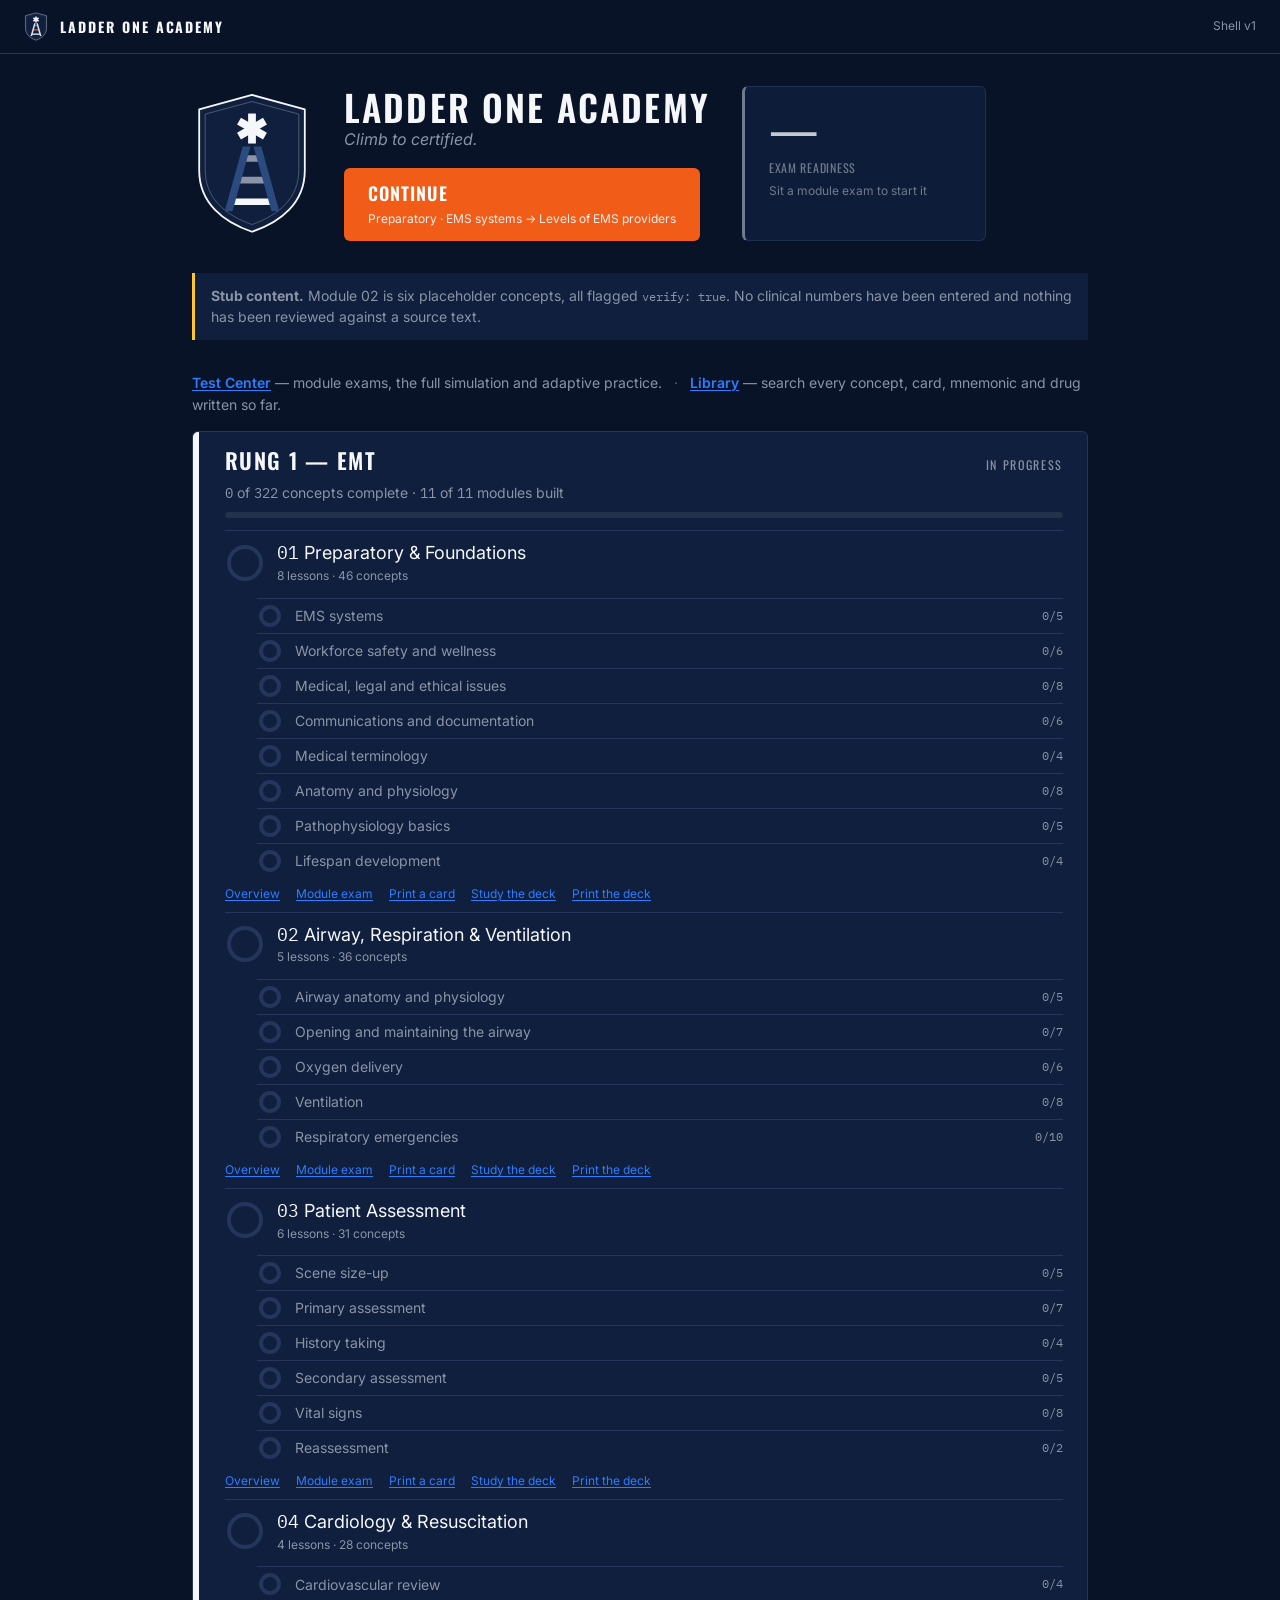
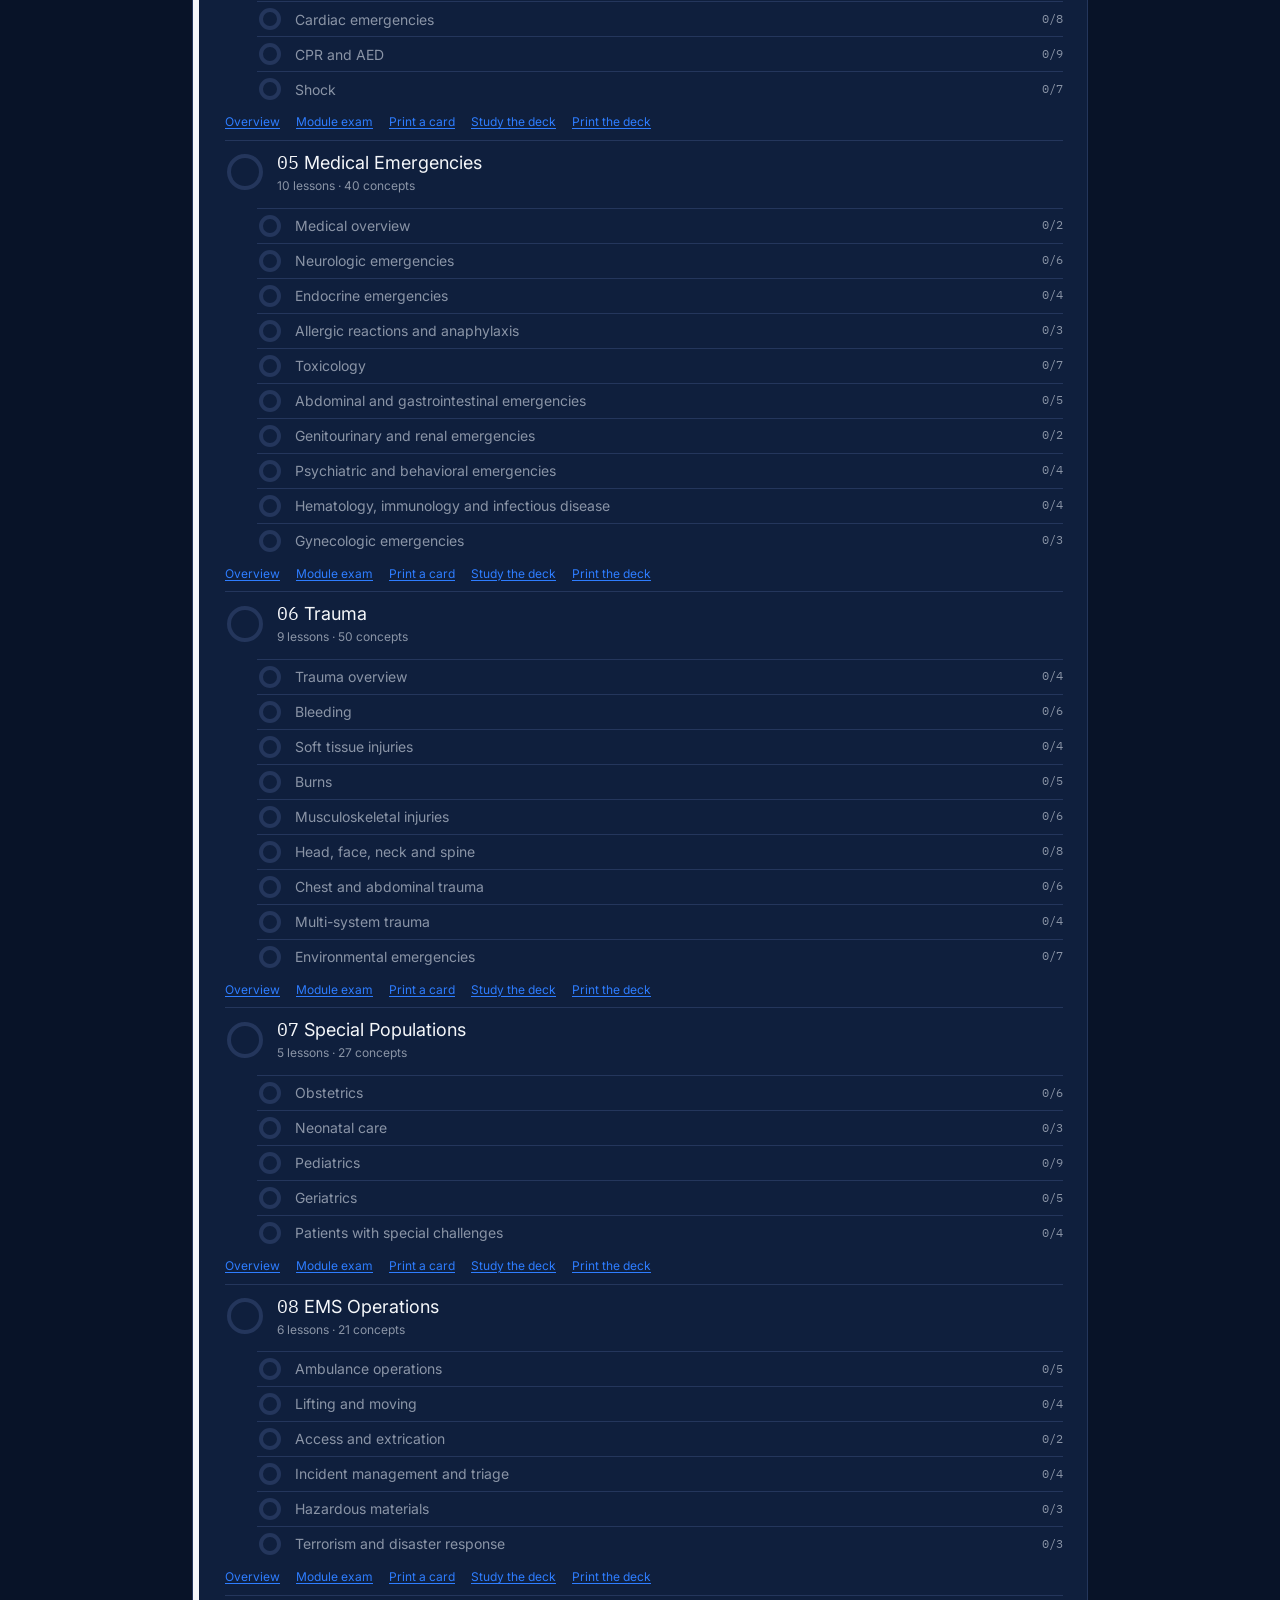
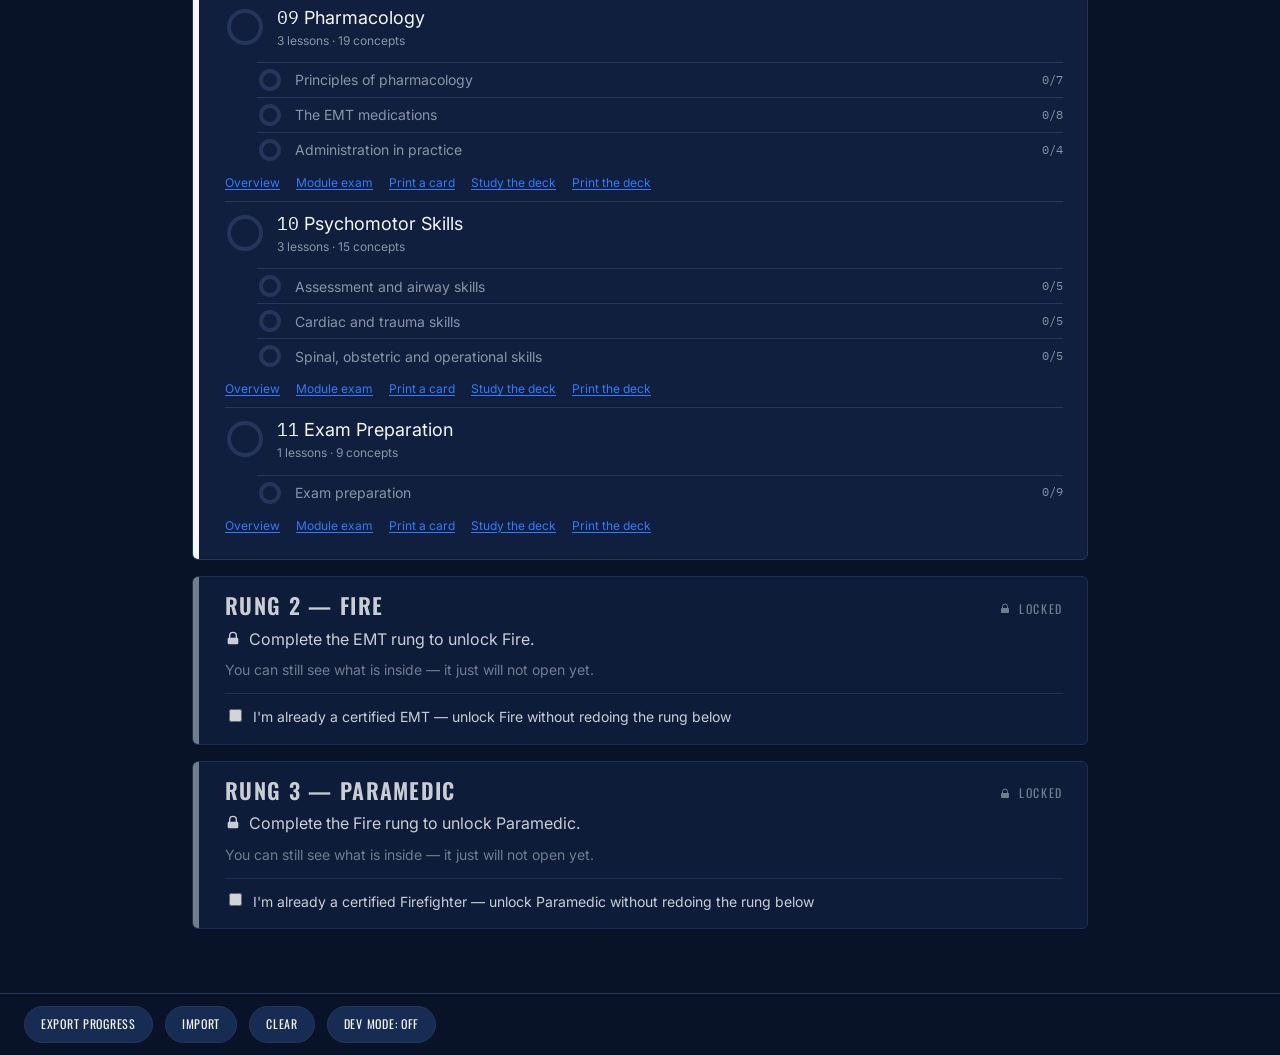
<file: index.html>
<!DOCTYPE html>
<html lang="en" data-text-size="base">
<head>
<meta charset="utf-8">
<meta name="viewport" content="width=device-width, initial-scale=1">
<title>Ladder One Academy</title>
<meta name="description" content="Climb to certified. EMT, Fire and Paramedic, one rung at a time.">
<link rel="icon" href="brand/logo.svg">
<link rel="stylesheet" href="brand/theme.css">
<link rel="stylesheet" href="brand/print.css">
<style>
  /* App shell layout. Colors and type come from brand/theme.css — nothing here
     hardcodes a hex value except the one translucent overlay. */
  .skip {
    position: absolute; left: -9999px;
    background: var(--signal-yellow); color: var(--navy);
    padding: var(--space-2) var(--space-4); border-radius: var(--radius); font-weight: 600;
  }
  .skip:focus { left: var(--space-4); top: var(--space-4); z-index: 10; }

  header.app, footer.app {
    display: flex; align-items: center; gap: var(--space-3);
    padding: var(--space-3) var(--space-5);
    border-bottom: 1px solid var(--border);
  }
  footer.app { border-bottom: 0; border-top: 1px solid var(--border); flex-wrap: wrap; }
  header.app .wordmark {
    font-family: var(--font-display); font-weight: 700;
    letter-spacing: var(--tracking-wider); text-transform: uppercase; font-size: var(--fs-sm);
  }
  header.app .spacer, footer.app .spacer { margin-left: auto; }

  main { display: block; max-width: 56rem; margin: 0 auto; padding: var(--space-6) var(--space-5) var(--space-10); }
  main:focus { outline: none; }
  .loading { color: var(--text-muted); }

  /* --- Hero --------------------------------------------------------------- */
  .hero { display: flex; gap: var(--space-6); align-items: center; flex-wrap: wrap; margin-bottom: var(--space-6); }
  .hero .mark { width: 120px; height: auto; flex: none; }
  .hero h1 { margin: 0; font-size: var(--fs-2xl); }
  .tagline { color: var(--text-muted); font-style: italic; margin: 0 0 var(--space-4); }

  .cta {
    display: inline-block; text-decoration: none;
    background: var(--ember); color: #fff;
    font-family: var(--font-display); font-size: var(--fs-md); font-weight: 600;
    letter-spacing: var(--tracking-wide); text-transform: uppercase;
    padding: var(--space-3) var(--space-5); border-radius: var(--radius);
    box-shadow: var(--shadow-1); transition: box-shadow var(--transition);
  }
  .cta:hover { box-shadow: var(--glow-unlocked); }
  .cta em {
    display: block; font-style: normal; font-family: var(--font-ui);
    font-size: var(--fs-xs); font-weight: 400; letter-spacing: 0; text-transform: none;
    opacity: .92; margin-top: 2px;
  }
  .cta--done { background: var(--surface-raised); color: var(--text-muted); }

  /* --- Banner ------------------------------------------------------------- */
  .banner {
    border-left: 3px solid var(--signal-yellow); background: var(--surface);
    padding: var(--space-3) var(--space-4); font-size: var(--fs-sm);
    color: var(--text-muted); margin-bottom: var(--space-6);
  }
  .banner--error { border-left-color: var(--ember); color: var(--text); }
  .banner code { font-size: var(--fs-xs); }

  /* --- Rungs -------------------------------------------------------------- */
  .rungs { display: flex; flex-direction: column; gap: var(--space-4); }

  .rung {
    position: relative; background: var(--surface); border: 1px solid var(--border);
    border-radius: var(--radius); padding: var(--space-4) var(--space-5) var(--space-4) var(--space-6);
    overflow: hidden;
  }
  .rung-bar { position: absolute; left: 0; top: 0; bottom: 0; width: 6px; background: var(--tier-color); }
  .rung.is-locked { opacity: .82; }
  .rung.is-locked .rung-bar { background: var(--slate); }

  .rung header { display: flex; align-items: baseline; justify-content: space-between; gap: var(--space-3); }
  .rung h2 { margin: 0 0 var(--space-2); font-size: var(--fs-lg); }
  .rung .status {
    display: inline-flex; align-items: center; gap: var(--space-2);
    font-family: var(--font-display); font-size: var(--fs-xs);
    letter-spacing: var(--tracking-wider); text-transform: uppercase; color: var(--text-muted);
  }
  .lock { width: 1em; height: 1em; }

  .lock-why { display: flex; align-items: center; gap: var(--space-2); margin: 0 0 var(--space-2); color: var(--text); }
  .browse { margin: 0; font-size: var(--fs-sm); color: var(--text-muted); }

  .meta { margin: 0 0 var(--space-2); font-size: var(--fs-sm); color: var(--text-muted); }
  .bar { height: 6px; border-radius: var(--radius-pill); background: rgba(255,255,255,.08); overflow: hidden; margin-bottom: var(--space-3); }
  .bar span { display: block; height: 100%; background: var(--tier-color); }

  .modlist { list-style: none; margin: 0; padding: 0; font-size: var(--fs-sm); }
  .modlist li { padding: var(--space-2) 0; border-top: 1px solid var(--border); }
  .modlist em { display: block; font-style: normal; font-size: var(--fs-xs); color: var(--text-muted); }

  .attest { margin-top: var(--space-3); padding-top: var(--space-3); border-top: 1px solid var(--border); }
  .attest label { display: flex; gap: var(--space-2); align-items: flex-start; font-size: var(--fs-sm); cursor: pointer; }
  .attest input { margin-top: .2em; flex: none; }
  .attest-on { margin: var(--space-2) 0 0; font-size: var(--fs-xs); color: var(--signal-yellow); }

  /* --- Lesson stub -------------------------------------------------------- */
  .stub .crumb { font-family: var(--font-display); letter-spacing: var(--tracking-wider); text-transform: uppercase; font-size: var(--fs-xs); color: var(--text-muted); margin-bottom: var(--space-2); }
  .stub h1 { margin-bottom: var(--space-2); }
  .verify-flag { color: var(--signal-yellow); font-size: var(--fs-sm); }

  .pointer-go { margin-top: var(--space-4); }
  .ov-pointer { font-weight: 600; font-size: var(--fs-sm); white-space: nowrap; }

  /* --- Test Center -------------------------------------------------------- */
  .ladder-tools .sep { margin: 0 var(--space-2); opacity: 0.6; }
  .tc-cards { display: grid; gap: var(--space-4); grid-template-columns: repeat(auto-fit, minmax(20rem, 1fr));
              margin: var(--space-4) 0 var(--space-5); }
  .tc-card { display: block; padding: var(--space-4); border: 1px solid var(--border); border-radius: 10px;
             background: var(--surface-raised); color: inherit; text-decoration: none; }
  .tc-card:hover { border-color: var(--line-blue); }
  .tc-card h2 { margin: 0 0 var(--space-2); font-size: var(--fs-md); }
  .tc-card p { margin: 0 0 var(--space-3); color: var(--text-muted); font-size: var(--fs-sm); }
  .tc-go { font-weight: 600; color: var(--line-blue); font-size: var(--fs-sm); }
  .sim-lengths { display: flex; flex-wrap: wrap; gap: var(--space-3); margin-top: var(--space-4); }
  .cta--quiet { background: var(--surface-raised); color: var(--text); box-shadow: none; }
  .exam-clock.is-low { color: var(--danger, #c0392b); font-weight: 700; }

  /* --- Library ----------------------------------------------------------- */
  .ladder-tools { margin: 0 0 var(--space-4); color: var(--text-muted); font-size: var(--fs-sm); }
  .ladder-tools a { font-weight: 600; }
  .library .lead { max-width: 62ch; }
  .lib-controls { display: flex; flex-wrap: wrap; gap: var(--space-3); align-items: center;
    margin: var(--space-4) 0 var(--space-3); }
  .lib-search { flex: 1 1 22rem; }
  .lib-search > span { position: absolute; width: 1px; height: 1px; overflow: hidden;
    clip: rect(0 0 0 0); clip-path: inset(50%); white-space: nowrap; }
  .lib-search input { width: 100%; padding: 0.6rem 0.8rem; font: inherit; color: var(--text);
    background: var(--surface-raised); border: 1px solid var(--border); border-radius: 6px; }
  .lib-search input:focus-visible { outline: 2px solid var(--line-blue); outline-offset: 1px; }
  .lib-kinds { display: flex; flex-wrap: wrap; gap: var(--space-2); }
  .lib-chip { display: inline-flex; align-items: center; gap: 0.4rem; padding: 0.35rem 0.7rem;
    font: inherit; font-size: var(--fs-sm); color: var(--text-muted); cursor: pointer;
    background: transparent; border: 1px solid var(--border); border-radius: 999px; }
  .lib-chip span { font-family: var(--font-mono); font-size: 0.75rem; opacity: 0.75; }
  .lib-chip.is-on { color: var(--text); background: var(--surface-raised); border-color: var(--line-blue); }
  .lib-count { margin: 0 0 var(--space-3); color: var(--text-muted); font-size: var(--fs-sm); }
  .lib-empty { color: var(--text-muted); }
  .lib-list { list-style: none; margin: 0; padding: 0; display: grid; gap: var(--space-2); }
  .lib-row { padding: var(--space-3); background: var(--surface-raised); border: 1px solid var(--border);
    border-radius: 8px; }
  .lib-row__head { display: flex; flex-wrap: wrap; align-items: baseline; gap: var(--space-2); }
  .lib-row__title { margin: 0; font-size: 1rem; }
  .lib-kind { font-family: var(--font-mono); font-size: 0.7rem; letter-spacing: 0.06em;
    text-transform: uppercase; padding: 0.15rem 0.45rem; border-radius: 4px;
    background: var(--navy-500); color: var(--star-white); }
  .lib-kind--card { background: var(--line-blue); }
  .lib-kind--mnemonic { background: var(--ember); }
  .lib-kind--drug { background: #1B7F4B; }
  .lib-high { color: var(--signal-yellow); }
  .lib-row__sub { margin: 0.35rem 0 0; color: var(--text-muted); font-size: var(--fs-sm); }
  .lib-row__detail { margin: 0.35rem 0 0; font-size: var(--fs-sm);
    display: -webkit-box; -webkit-line-clamp: 2; -webkit-box-orient: vertical; overflow: hidden; }
  .lib-row__links { margin: 0.5rem 0 0; display: flex; gap: var(--space-3); font-size: var(--fs-sm); }
  .lib-more { margin-top: var(--space-3); }
  @media print { .lib-controls, .lib-row__links, .lib-more { display: none; } }
  .stub-box { border: 1px dashed var(--border); border-radius: var(--radius); padding: var(--space-5); margin: var(--space-5) 0; }
  .stub-box h2 { margin-bottom: var(--space-2); font-size: var(--fs-md); color: var(--text-muted); }
  .back { font-family: var(--font-display); letter-spacing: var(--tracking-wide); text-transform: uppercase; font-size: var(--fs-sm); }

  /* --- Lesson view -------------------------------------------------------- */
  .lesson .crumb { font-size: var(--fs-xs); color: var(--text-muted); margin-bottom: var(--space-3); }
  .lesson .crumb a { color: var(--text-muted); }
  .lesson .crumb span { opacity: .5; margin: 0 .25em; }

  .lesson-head h1 { margin-bottom: var(--space-2); }
  .lesson-meta {
    display: flex; align-items: center; gap: var(--space-2); flex-wrap: wrap;
    font-size: var(--fs-sm); color: var(--text-muted); margin-bottom: var(--space-4);
  }
  .done-flag {
    font-family: var(--font-display); font-size: var(--fs-xs); text-transform: uppercase;
    letter-spacing: var(--tracking-wide); color: var(--line-blue);
  }

  .verify-banner {
    border-left: 3px solid var(--signal-yellow); background: var(--surface);
    padding: var(--space-3) var(--space-4); font-size: var(--fs-sm);
    color: var(--text-muted); margin-bottom: var(--space-5);
  }
  .verify-banner b { color: var(--signal-yellow); }
  .verify-banner__rule { display: block; margin-top: var(--space-2); font-size: var(--fs-xs); opacity: .85; }

  .tabs { display: flex; flex-wrap: wrap; gap: var(--space-1); border-bottom: 1px solid var(--border); margin-bottom: var(--space-5); }
  .tab {
    text-decoration: none; color: var(--text-muted);
    font-family: var(--font-display); font-size: var(--fs-xs);
    letter-spacing: var(--tracking-wide); text-transform: uppercase;
    padding: var(--space-3) var(--space-4); border-bottom: 2px solid transparent; margin-bottom: -1px;
  }
  .tab:hover { color: var(--text); }
  .tab.is-active { color: var(--text); border-bottom-color: var(--tier-color); }

  .depth { display: flex; gap: var(--space-2); margin-bottom: var(--space-4); }
  .depth button, .confidence-btns button, .mode-foot button, .quiz-actions button {
    font: inherit; font-family: var(--font-display); font-size: var(--fs-xs);
    letter-spacing: var(--tracking-wide); text-transform: uppercase;
    background: var(--surface-raised); color: var(--text);
    border: 1px solid var(--border); border-radius: var(--radius-pill);
    padding: var(--space-2) var(--space-4); cursor: pointer;
  }
  .depth button[aria-pressed="true"] { background: var(--tier-color); color: var(--navy); border-color: var(--tier-color); }
  .depth-none { font-size: var(--fs-sm); color: var(--text-muted); font-style: italic; margin-bottom: var(--space-4); }

  .prose { font-size: var(--fs-md); line-height: var(--lh-loose); max-width: 38rem; }
  .analogy { font-size: var(--fs-lg); font-style: italic; color: var(--signal-yellow); max-width: 34rem; }
  .dispatch { font-family: var(--font-mono); font-size: var(--fs-sm); color: var(--text-muted); }

  .mode-foot { display: flex; align-items: center; gap: var(--space-3); flex-wrap: wrap; margin: var(--space-5) 0; }
  .mode-foot button:disabled { opacity: .55; cursor: default; }
  .mode-foot__hint { font-size: var(--fs-xs); color: var(--text-muted); }

  .keypoints {
    background: var(--surface); border: 1px solid var(--border);
    border-left: 3px solid var(--tier-color); border-radius: var(--radius);
    padding: var(--space-4) var(--space-5); margin: var(--space-5) 0;
  }
  .keypoints h2 { font-size: var(--fs-md); margin-bottom: var(--space-3); }
  .keypoints ul { margin: 0; padding-left: var(--space-5); }
  .keypoints li { margin-bottom: var(--space-2); }

  .concept-nav {
    display: flex; align-items: center; justify-content: space-between; gap: var(--space-3);
    border-top: 1px solid var(--border); padding-top: var(--space-4); margin-top: var(--space-6);
    font-family: var(--font-display); font-size: var(--fs-xs);
    letter-spacing: var(--tracking-wide); text-transform: uppercase;
  }
  .concept-nav .is-off { color: var(--slate); opacity: .45; }
  .nav-pos { font-family: var(--font-ui); letter-spacing: 0; text-transform: none; color: var(--text-muted); }

  /* --- Quiz --------------------------------------------------------------- */
  .quiz-intro h2, .quiz-result h2 { font-size: var(--fs-lg); }
  .quiz-note { font-size: var(--fs-sm); color: var(--text-muted); max-width: 38rem; }
  .quiz-progress { font-size: var(--fs-xs); color: var(--text-muted); text-transform: uppercase; letter-spacing: var(--tracking-wide); }
  .quiz-style { font-family: var(--font-mono); }
  .quiz-stem { font-size: var(--fs-md); line-height: var(--lh-snug); max-width: 38rem; margin-bottom: var(--space-4); }

  .opts { list-style: none; margin: 0 0 var(--space-5); padding: 0; max-width: 40rem; }
  .opt { margin-bottom: var(--space-2); }
  .opt > button {
    display: flex; gap: var(--space-3); width: 100%; text-align: left;
    font: inherit; color: var(--text); cursor: pointer;
    background: var(--surface); border: 1px solid var(--border);
    border-radius: var(--radius); padding: var(--space-3) var(--space-4);
  }
  .opt > button:hover:not(:disabled) { border-color: var(--slate); }
  .opt > button:disabled { cursor: default; }
  .opt-letter { flex: none; color: var(--text-muted); font-weight: 600; }
  .opt.is-correct > button { border-color: var(--line-blue); box-shadow: inset 3px 0 0 var(--line-blue); }
  .opt.is-wrong   > button { border-color: var(--ember);     box-shadow: inset 3px 0 0 var(--ember); }
  .opt.is-dim     > button { opacity: .5; }
  .rationale { font-size: var(--fs-sm); color: var(--text-muted); margin: var(--space-2) 0 0 var(--space-6); max-width: 36rem; }
  .rationale b { color: var(--text); }

  .confidence { border-top: 1px solid var(--border); padding-top: var(--space-4); }
  .confidence > p { margin-bottom: var(--space-3); font-family: var(--font-display); text-transform: uppercase; letter-spacing: var(--tracking-wide); font-size: var(--fs-xs); color: var(--text-muted); }
  .confidence-btns { display: flex; gap: var(--space-2); flex-wrap: wrap; margin-bottom: var(--space-3); }
  .confidence-note { font-size: var(--fs-xs); color: var(--text-muted); margin: 0; }

  .quiz-result { border: 1px solid var(--border); border-radius: var(--radius); padding: var(--space-5); }
  .quiz-result.is-pass { border-left: 3px solid var(--line-blue); }
  .quiz-result.is-fail { border-left: 3px solid var(--ember); }
  .score { font-size: var(--fs-lg); }
  .focus-note { font-size: var(--fs-sm); color: var(--text-muted); }
  .quiz-actions { display: flex; align-items: center; gap: var(--space-4); flex-wrap: wrap; margin-top: var(--space-4); }

  /* --- Do It mode --------------------------------------------------------- */
  .do-prompt { font-size: var(--fs-md); max-width: 38rem; margin-bottom: var(--space-5); }
  .do-list { list-style: none; margin: 0; padding: 0; max-width: 42rem; }
  .do-item {
    border: 1px solid var(--border); border-left: 3px solid var(--border);
    border-radius: var(--radius); padding: var(--space-4); margin-bottom: var(--space-3);
    background: var(--surface);
  }
  .do-item.is-right { border-left-color: var(--line-blue); }
  .do-item.is-wrong { border-left-color: var(--ember); }
  .do-stem { margin: 0 0 var(--space-3); }
  .do-num { color: var(--text-muted); margin-right: var(--space-2); }
  .do-choices { display: flex; gap: var(--space-2); flex-wrap: wrap; }
  .do-choice {
    font: inherit; font-family: var(--font-display); font-size: var(--fs-xs);
    letter-spacing: var(--tracking-wide); text-transform: uppercase;
    background: var(--surface-raised); color: var(--text);
    border: 1px solid var(--border); border-radius: var(--radius-pill);
    padding: var(--space-2) var(--space-4); cursor: pointer;
  }
  .do-choice:hover:not(:disabled) { border-color: var(--slate); }
  .do-choice:disabled { cursor: default; }
  .do-choice.is-correct { border-color: var(--line-blue); color: var(--line-blue); }
  .do-choice.is-wrong   { border-color: var(--ember);     color: var(--ember); }
  .do-choice.is-dim     { opacity: .45; }
  .do-why { font-size: var(--fs-sm); color: var(--text-muted); margin: var(--space-3) 0 0; }
  .do-why b { color: var(--text); }
  .do-foot { display: flex; align-items: center; gap: var(--space-4); flex-wrap: wrap; margin-top: var(--space-4); }
  .do-foot button {
    font: inherit; font-family: var(--font-display); font-size: var(--fs-xs);
    letter-spacing: var(--tracking-wide); text-transform: uppercase;
    background: var(--surface-raised); color: var(--text);
    border: 1px solid var(--border); border-radius: var(--radius-pill);
    padding: var(--space-2) var(--space-4); cursor: pointer;
  }
  .do-score { margin: 0; font-size: var(--fs-sm); color: var(--text-muted); }
  .do-solution {
    border: 1px solid var(--border); border-left: 3px solid var(--border);
    border-radius: var(--radius); padding: var(--space-4); margin-top: var(--space-4); max-width: 40rem;
  }
  .do-solution.is-right { border-left-color: var(--line-blue); }
  .do-solution.is-wrong { border-left-color: var(--ember); }
  .do-verdict { margin: 0 0 var(--space-2); }
  .do-worked { margin: 0; font-size: var(--fs-sm); color: var(--text-muted); }
  .do-note { font-size: var(--fs-xs); color: var(--text-muted); margin-top: var(--space-4); }

  /* --- Hear It ------------------------------------------------------------ */
  .hear-controls { display: flex; align-items: center; gap: var(--space-3); flex-wrap: wrap; margin-bottom: var(--space-3); }
  .hear-controls button {
    font: inherit; font-family: var(--font-display); font-size: var(--fs-xs);
    letter-spacing: var(--tracking-wide); text-transform: uppercase;
    background: var(--surface-raised); color: var(--text);
    border: 1px solid var(--border); border-radius: var(--radius-pill);
    padding: var(--space-2) var(--space-5); cursor: pointer; min-width: 6rem;
  }
  #hear-play { background: var(--ember); border-color: var(--ember); color: #fff; }
  .hear-rate {
    display: flex; align-items: center; gap: var(--space-2);
    font-family: var(--font-display); font-size: var(--fs-xs);
    letter-spacing: var(--tracking-wide); text-transform: uppercase; color: var(--text-muted);
  }
  .hear-rate input { width: 8rem; accent-color: var(--ember); }
  #hear-rate-label { color: var(--text); min-width: 2.8rem; }
  .hear-status { font-size: var(--fs-xs); color: var(--text-muted); }
  .hear-source { font-size: var(--fs-sm); color: var(--text-muted); margin-bottom: var(--space-4); }
  .hear-text { font-size: var(--fs-md); line-height: var(--lh-loose); max-width: 38rem; }
  .hear-para {
    padding: var(--space-2) var(--space-3);
    border-left: 3px solid transparent; border-radius: var(--radius-sm);
    transition: background var(--transition), border-color var(--transition);
  }
  .hear-para.is-read { opacity: .5; }
  .hear-para.is-reading {
    background: var(--surface); border-left-color: var(--signal-yellow); opacity: 1;
  }

  /* --- Teach It Back ------------------------------------------------------ */
  .teach-prompt { font-size: var(--fs-md); max-width: 38rem; margin-bottom: var(--space-4); }
  .teach-input {
    display: block; width: 100%; max-width: 38rem;
    font: inherit; font-family: var(--font-ui); font-size: var(--fs-base);
    line-height: var(--lh-normal); color: var(--text);
    background: var(--surface); border: 1px solid var(--border);
    border-radius: var(--radius); padding: var(--space-3) var(--space-4); resize: vertical;
  }
  .teach-foot { display: flex; align-items: center; gap: var(--space-3); flex-wrap: wrap; margin-top: var(--space-4); }
  .teach-foot button {
    font: inherit; font-family: var(--font-display); font-size: var(--fs-xs);
    letter-spacing: var(--tracking-wide); text-transform: uppercase;
    background: var(--ember); color: #fff; border: 0; border-radius: var(--radius-pill);
    padding: var(--space-2) var(--space-5); cursor: pointer;
  }
  #teach-again { background: var(--surface-raised); color: var(--text); border: 1px solid var(--border); }
  .teach-yours, .teach-results, .teach-model {
    border: 1px solid var(--border); border-radius: var(--radius);
    padding: var(--space-4); margin-bottom: var(--space-4); max-width: 40rem;
  }
  .teach-results { border-left: 3px solid var(--tier-color); }
  .teach-model { border-left: 3px solid var(--line-blue); }
  .teach-yours h3, .teach-results h3, .teach-model h3 { font-size: var(--fs-md); margin-bottom: var(--space-3); }
  .teach-echo { white-space: pre-wrap; color: var(--text-muted); margin: 0; }
  .teach-points { list-style: none; margin: 0 0 var(--space-3); padding: 0; }
  .teach-points li { display: flex; gap: var(--space-3); margin-bottom: var(--space-2); }
  .teach-mark { flex: none; font-weight: 700; }
  .teach-points .is-hit .teach-mark { color: var(--line-blue); }
  .teach-points .is-miss .teach-mark { color: var(--ember); }
  .teach-points .is-miss { color: var(--text-muted); }
  .teach-accept { display: block; font-size: var(--fs-xs); font-style: italic; opacity: .8; }
  .teach-caveat { font-size: var(--fs-xs); color: var(--text-muted); margin: 0; }

  /* --- See It ------------------------------------------------------------- */
  .see-fig { margin: 0 0 var(--space-6); max-width: 40rem; }
  .see-open {
    display: block; width: 100%; padding: 0; cursor: zoom-in; position: relative;
    background: var(--star-white); border: 1px solid var(--border); border-radius: var(--radius);
    overflow: hidden;
  }
  .see-open img { display: block; width: 100%; height: auto; }
  .see-hint {
    position: absolute; right: var(--space-2); bottom: var(--space-2);
    background: rgba(15,31,61,.82); color: var(--star-white);
    font-family: var(--font-display); font-size: var(--fs-xs);
    letter-spacing: var(--tracking-wide); text-transform: uppercase;
    padding: var(--space-1) var(--space-3); border-radius: var(--radius-pill);
  }
  .see-fig figcaption { margin-top: var(--space-3); font-size: var(--fs-sm); }
  .see-credit { margin: var(--space-2) 0 0; font-size: var(--fs-xs); color: var(--text-muted); }

  .see-zoom {
    position: fixed; inset: 0; z-index: 50;
    background: rgba(8,19,40,.94);
    display: flex; flex-direction: column;
  }
  .see-zoom__bar {
    display: flex; align-items: center; justify-content: space-between; gap: var(--space-4);
    padding: var(--space-3) var(--space-5); border-bottom: 1px solid var(--border);
    font-size: var(--fs-sm); color: var(--text-muted);
  }
  .see-zoom__bar button {
    font: inherit; font-family: var(--font-display); font-size: var(--fs-xs);
    letter-spacing: var(--tracking-wide); text-transform: uppercase;
    background: var(--surface-raised); color: var(--text);
    border: 1px solid var(--border); border-radius: var(--radius-pill);
    padding: var(--space-2) var(--space-4); cursor: pointer; flex: none;
  }
  .see-zoom__stage {
    flex: 1; display: flex; align-items: center; justify-content: center;
    padding: var(--space-5); overflow: auto; background: var(--star-white);
  }
  .see-zoom__stage img { max-width: 100%; max-height: 100%; }

  /* --- Do It: sort into buckets ------------------------------------------- */
  .sort-how { font-size: var(--fs-sm); color: var(--text-muted); margin-bottom: var(--space-3); }
  .sort-tray {
    display: flex; flex-wrap: wrap; gap: var(--space-2);
    padding: var(--space-3); margin-bottom: var(--space-5);
    border: 1px dashed var(--border); border-radius: var(--radius); min-height: 3.5rem;
  }
  .sort-item {
    font: inherit; font-size: var(--fs-sm); color: var(--text);
    background: var(--surface-raised); border: 1px solid var(--border);
    border-radius: var(--radius-pill); padding: var(--space-2) var(--space-4); cursor: pointer;
  }
  .sort-item:hover:not(:disabled) { border-color: var(--slate); }
  .sort-item.is-selected { background: var(--signal-yellow); color: var(--navy); border-color: var(--signal-yellow); }
  .sort-item--placed { display: block; width: 100%; text-align: left; margin-bottom: var(--space-2); border-radius: var(--radius); }
  .sort-item--placed.is-right { border-color: var(--line-blue); box-shadow: inset 3px 0 0 var(--line-blue); }
  .sort-item--placed.is-wrong { border-color: var(--ember); box-shadow: inset 3px 0 0 var(--ember); }
  .sort-item--placed:disabled { cursor: default; }
  .sort-belongs { display: block; font-style: italic; font-size: var(--fs-xs); color: var(--ember); margin-top: 2px; }

  .sort-buckets { display: flex; gap: var(--space-4); flex-wrap: wrap; }
  .sort-bucket {
    flex: 1 1 14rem; background: var(--surface);
    border: 1px solid var(--border); border-radius: var(--radius); padding: var(--space-4);
  }
  .sort-bucket.is-target { border-color: var(--signal-yellow); border-style: dashed; }
  .sort-bucket h3 {
    display: flex; justify-content: space-between; align-items: baseline;
    font-size: var(--fs-md); margin-bottom: var(--space-3);
  }
  .sort-count { color: var(--text-muted); font-size: var(--fs-sm); }
  .sort-drop { min-height: 4rem; }
  .sort-empty { font-size: var(--fs-sm); color: var(--text-muted); font-style: italic; margin: 0; }
  #sort-check:disabled { opacity: .5; cursor: default; }

  /* --- Deck print --------------------------------------------------------- */
  .deck-opts { display: flex; gap: var(--space-5); flex-wrap: wrap; margin: var(--space-4) 0; }
  .deck-opts fieldset {
    flex: 1 1 18rem; border: 1px solid var(--border); border-radius: var(--radius);
    padding: var(--space-4); margin: 0;
  }
  .deck-opts legend {
    font-family: var(--font-display); font-size: var(--fs-xs);
    letter-spacing: var(--tracking-wide); text-transform: uppercase; color: var(--text-muted);
    padding: 0 var(--space-2);
  }
  .deck-opts label { display: flex; gap: var(--space-2); align-items: baseline; margin-bottom: var(--space-2); font-size: var(--fs-sm); cursor: pointer; }
  .deck-opts label em { display: block; font-style: normal; font-size: var(--fs-xs); color: var(--text-muted); }
  .deck-opts select {
    font: inherit; font-size: var(--fs-sm); width: 100%;
    background: var(--surface-raised); color: var(--text);
    border: 1px solid var(--border); border-radius: var(--radius);
    padding: var(--space-2) var(--space-3); margin: var(--space-1) 0 var(--space-3);
  }
  .deck-opts select:disabled { opacity: .45; }

  .deck-pick { border: 1px solid var(--border); border-radius: var(--radius); padding: var(--space-4); margin-bottom: var(--space-4); }
  .deck-pick__bar { display: flex; gap: var(--space-3); align-items: center; flex-wrap: wrap; margin-bottom: var(--space-3); }
  .deck-pick__bar button {
    font: inherit; font-family: var(--font-display); font-size: var(--fs-xs);
    letter-spacing: var(--tracking-wide); text-transform: uppercase;
    background: var(--surface-raised); color: var(--text);
    border: 1px solid var(--border); border-radius: var(--radius-pill);
    padding: var(--space-2) var(--space-4); cursor: pointer;
  }
  .deck-list { list-style: none; margin: 0; padding: 0; max-height: 18rem; overflow-y: auto; }
  .deck-list label { display: flex; gap: var(--space-3); align-items: baseline; padding: var(--space-2) 0; border-top: 1px solid var(--border); font-size: var(--fs-sm); cursor: pointer; }
  .deck-list em { font-style: normal; font-size: var(--fs-xs); color: var(--text-muted); margin-left: auto; }
  .deck-list .num { color: var(--text-muted); }

  .deckprint .paper-stage .l1a-sheet { margin-bottom: var(--space-6); }
  .printview__actions button:disabled { opacity: .5; cursor: default; }

  /* --- Deck (SRS) --------------------------------------------------------- */
  .deck-stats { display: flex; gap: var(--space-5); flex-wrap: wrap; margin: var(--space-4) 0 var(--space-5); }
  .stat { background: var(--surface); border: 1px solid var(--border); border-radius: var(--radius); padding: var(--space-4) var(--space-5); min-width: 8rem; }
  .stat__n { display: block; font-size: var(--fs-2xl); line-height: 1; color: var(--text); }
  .stat__l { display: block; font-size: var(--fs-xs); color: var(--text-muted); text-transform: uppercase; letter-spacing: var(--tracking-wide); margin-top: var(--space-2); }
  .deck-actions { display: flex; gap: var(--space-3); align-items: center; flex-wrap: wrap; margin: var(--space-4) 0; }
  .deck-actions button:not(.cta), .deck-progress button, #deck-back {
    font: inherit; font-family: var(--font-display); font-size: var(--fs-xs);
    letter-spacing: var(--tracking-wide); text-transform: uppercase;
    background: var(--surface-raised); color: var(--text);
    border: 1px solid var(--border); border-radius: var(--radius-pill);
    padding: var(--space-2) var(--space-4); cursor: pointer;
  }
  .deck-actions .cta:disabled { opacity: .5; cursor: default; }
  .deck-sub { font-size: var(--fs-md); margin-top: var(--space-6); }
  .deck-table { list-style: none; margin: 0; padding: 0; font-size: var(--fs-sm); }
  .deck-table li { display: flex; gap: var(--space-3); align-items: baseline; padding: var(--space-2) 0; border-top: 1px solid var(--border); }
  .deck-table__t { flex: 1; }
  .deck-table em { font-style: normal; font-size: var(--fs-xs); color: var(--text-muted); }
  .deck-table__d { font-family: var(--font-mono); font-size: var(--fs-xs); color: var(--text-muted); min-width: 5.5rem; text-align: right; }
  .deck-table__d.is-due { color: var(--signal-yellow); }

  .deck-progress { display: flex; justify-content: space-between; align-items: center; gap: var(--space-3); font-size: var(--fs-sm); color: var(--text-muted); margin-bottom: var(--space-4); }

  .dcard {
    position: relative; background: var(--paper); color: var(--ink);
    border-radius: var(--radius); padding: var(--space-6) var(--space-6) var(--space-6) var(--space-8);
    min-height: 15rem; display: flex; flex-direction: column; box-shadow: var(--shadow-2); max-width: 34rem;
  }
  .dcard__bar { position: absolute; left: 0; top: 0; bottom: 0; width: 8px; border-radius: var(--radius) 0 0 var(--radius); background: var(--tier-color); box-shadow: inset -1px 0 0 var(--rule); }
  .dcard__head { display: flex; justify-content: space-between; font-family: var(--font-display); font-size: var(--fs-xs); letter-spacing: var(--tracking-wider); text-transform: uppercase; color: var(--ink-muted); margin-bottom: var(--space-4); }
  .dcard__title { font-family: var(--font-display); font-size: var(--fs-xl); text-transform: uppercase; color: var(--ink); margin: 0 0 var(--space-3); }
  .dcard__summary { font-style: italic; color: var(--ink-muted); margin: 0; }
  .dcard__text { margin: 0 0 var(--space-4); line-height: var(--lh-normal); }
  .dcard__why { font-style: italic; color: var(--ink-muted); font-size: var(--fs-sm); border-top: 1px solid var(--rule); padding-top: var(--space-3); margin: auto 0 0; }
  .dcard__verify { position: absolute; right: var(--space-4); bottom: var(--space-3); font-family: var(--font-display); font-size: var(--fs-xs); letter-spacing: var(--tracking-wide); text-transform: uppercase; color: var(--ink-muted); border: 1px solid var(--rule); border-radius: var(--radius-sm); padding: 1px 6px; }
  .dcard__body { flex: 1; }

  .deck-grade { display: flex; gap: var(--space-3); flex-wrap: wrap; margin-top: var(--space-5); }
  .grade {
    flex: 1 1 8rem; font: inherit; cursor: pointer; text-align: left;
    background: var(--surface); color: var(--text);
    border: 1px solid var(--border); border-radius: var(--radius); padding: var(--space-3) var(--space-4);
  }
  .grade:hover { border-color: var(--slate); }
  .grade__l { display: block; font-family: var(--font-display); letter-spacing: var(--tracking-wide); text-transform: uppercase; font-size: var(--fs-sm); }
  .grade__w { display: block; font-size: var(--fs-xs); color: var(--signal-yellow); margin-top: 2px; }
  .grade__h { display: block; font-size: var(--fs-xs); color: var(--text-muted); margin-top: var(--space-2); }
  .grade--again { border-left: 3px solid var(--ember); }
  .grade--hard  { border-left: 3px solid var(--signal-yellow); }
  .grade--good  { border-left: 3px solid var(--line-blue); }
  .grade--easy  { border-left: 3px solid var(--star-white); }

  /* --- Progress rings ----------------------------------------------------- */
  .ring { flex: none; display: block; }

  /* --- Ladder module rows ------------------------------------------------- */
  .modrow { padding: var(--space-3) 0; border-top: 1px solid var(--border); }
  .modrow__head { display: flex; gap: var(--space-3); align-items: center; }
  .modrow__t { display: block; font-size: var(--fs-md); text-decoration: none; color: var(--text); }
  .modrow__t:hover { text-decoration: underline; }
  .lessonlist { list-style: none; margin: var(--space-3) 0 0 var(--space-6); padding: 0; }
  .lessonlist li { display: flex; align-items: center; gap: var(--space-3); padding: var(--space-1) 0; font-size: var(--fs-sm); }
  .lessonlist a { flex: 1; color: var(--text-muted); text-decoration: none; }
  .lessonlist a:hover { color: var(--text); text-decoration: underline; }
  .lessonlist .num { color: var(--text-muted); font-size: var(--fs-xs); }

  /* --- Module overview ---------------------------------------------------- */
  .ov-head { display: flex; gap: var(--space-5); align-items: center; flex-wrap: wrap; margin-bottom: var(--space-5); }
  .ov-head h1 { margin-bottom: var(--space-2); }
  .ov-actions { display: flex; gap: var(--space-3); align-items: center; flex-wrap: wrap; margin-top: var(--space-3); }
  .ov-actions .cta { font-size: var(--fs-sm); padding: var(--space-2) var(--space-4); }

  .ov-key { display: flex; flex-wrap: wrap; gap: var(--space-3); align-items: center; font-size: var(--fs-xs); color: var(--text-muted); margin-bottom: var(--space-5); }
  .ov-key__t { font-family: var(--font-display); letter-spacing: var(--tracking-wide); text-transform: uppercase; }
  .key-item { display: inline-flex; align-items: center; gap: var(--space-1); }

  .ov-lesson { border-top: 1px solid var(--border); padding-top: var(--space-4); margin-bottom: var(--space-5); }
  .ov-lesson > header { display: flex; gap: var(--space-3); align-items: center; margin-bottom: var(--space-3); }
  .ov-lesson h2 { font-size: var(--fs-md); margin: 0 0 2px; }
  .ov-lesson .meta { margin: 0; font-size: var(--fs-xs); }

  .ov-concepts { list-style: none; margin: 0; padding: 0; }
  .ov-concepts li { display: flex; align-items: center; gap: var(--space-3); padding: var(--space-2) 0; border-top: 1px solid var(--border); flex-wrap: wrap; }
  .ov-concepts a { flex: 1 1 18rem; display: flex; align-items: center; gap: var(--space-2); text-decoration: none; color: var(--text); font-size: var(--fs-sm); }
  .ov-concepts a:hover .ov-t { text-decoration: underline; }
  .ov-concepts li.is-done .ov-t { color: var(--text-muted); }
  .ov-flags { display: inline-flex; gap: var(--space-2); align-items: center; }
  .ov-done { font-size: var(--fs-xs); color: var(--line-blue); text-transform: uppercase; letter-spacing: var(--tracking-wide); font-family: var(--font-display); }
  .ov-focus { font-size: var(--fs-xs); color: var(--ember); text-transform: uppercase; letter-spacing: var(--tracking-wide); font-family: var(--font-display); }
  .ov-missing { color: var(--ember); font-size: var(--fs-sm); }

  .dots { display: inline-flex; gap: 3px; flex: none; }
  .dot {
    width: 1.35rem; height: 1.35rem; border-radius: var(--radius-sm);
    display: inline-flex; align-items: center; justify-content: center;
    font-family: var(--font-mono); font-size: 10px; font-weight: 600;
    border: 1px solid var(--border); color: var(--text-muted); background: var(--surface);
  }
  .dot.is-viewed { background: var(--tier-color); border-color: var(--tier-color); color: var(--navy); }
  .dot.is-unseen { border-style: dashed; }
  .dot.is-absent { opacity: .3; }

  /* --- Worksheets --------------------------------------------------------- */
  .worksheet .ws-items { margin: 0; padding-left: 0.3in; }
  .worksheet .ws-items li { margin-bottom: 0.19in; line-height: 1.6; break-inside: avoid; }
  .worksheet .ws-q { font-size: 10.5pt; }
  .worksheet .ws-instr { font-size: 9.5pt; color: var(--ink-muted); margin: 0.1in 0 0.16in; }
  .worksheet .ws-diagram { text-align: center; margin-bottom: 0.16in; }
  .worksheet .ws-diagram img { max-width: 100%; max-height: 4.6in; }
  /* Labelled figure: the SVG is inlined so its own printed labels can be hidden —
     an <img> is opaque to this stylesheet and would hand over the answers. */
  .worksheet .ws-diagram--labelled { position: relative; display: inline-block; line-height: 0; }
  .worksheet .ws-diagram--labelled svg { display: block; width: auto; height: auto; max-width: 100%; max-height: 4.6in; }
  /* The figure's own labels, and the leader lines that would otherwise point
     from a structure out to a blank space where its label used to be. */
  .worksheet .ws-diagram--labelled svg text,
  .worksheet .ws-diagram--labelled svg .lead { display: none; }
  .worksheet .ws-pin {
    position: absolute; transform: translate(-50%, -50%);
    min-width: 0.19in; height: 0.19in; padding: 0 0.02in; box-sizing: border-box;
    border: 1pt solid var(--navy); border-radius: 50%; background: #fff;
    font-family: var(--font-mono, monospace); font-size: 8pt; font-weight: 700;
    line-height: calc(0.19in - 2pt); text-align: center; color: var(--navy);
  }
  .worksheet .ws-lines { margin: 0; padding-left: 0.3in; columns: 2; column-gap: 0.4in; }
  .worksheet .ws-lines--numbered { list-style: decimal; }
  .worksheet .ws-lines--numbered li::marker { font-family: var(--font-mono, monospace); font-weight: 700; }
  .worksheet .ws-keyh { font-family: var(--font-heading, inherit); font-size: 10.5pt; text-transform: uppercase;
    letter-spacing: 0.04em; margin: 0.18in 0 0.08in; }
  .worksheet .ws-key--diagram { list-style: decimal; }
  .worksheet .ws-lines li { border-bottom: 0.75pt solid var(--rule); height: 0.32in; margin-bottom: 0.12in; break-inside: avoid; }
  .worksheet .ws-key { margin: 0; padding-left: 0.3in; columns: 2; column-gap: 0.4in; font-size: 9.5pt; }
  .worksheet .ws-key li { margin-bottom: 0.08in; break-inside: avoid; }
  .worksheet .ws-key em { color: var(--ink-muted); font-size: 8.5pt; display: block; }
  .worksheetview .paper-stage .l1a-page { margin-bottom: var(--space-6); }
  #ws-new { background: var(--surface-raised); color: var(--text); border: 1px solid var(--border); }

  /* --- Readiness meter ---------------------------------------------------- */
  .readiness {
    display: block; text-decoration: none; color: var(--text);
    background: var(--surface); border: 1px solid var(--border); border-left: 3px solid var(--slate);
    border-radius: var(--radius); padding: var(--space-4) var(--space-5); min-width: 12rem;
  }
  .readiness:hover { border-color: var(--slate); }
  .readiness.is-ready { border-left-color: var(--line-blue); }
  .readiness.is-empty { opacity: .8; }
  .readiness__n { display: block; font-family: var(--font-display); font-size: var(--fs-3xl); line-height: 1; }
  .readiness.is-ready .readiness__n { color: var(--line-blue); }
  .readiness__l { display: block; font-family: var(--font-display); font-size: var(--fs-xs); letter-spacing: var(--tracking-wide); text-transform: uppercase; color: var(--text-muted); margin-top: var(--space-2); }
  .readiness__h { display: block; font-size: var(--fs-xs); color: var(--text-muted); margin-top: var(--space-1); }
  .readiness__bar { display: block; height: 5px; border-radius: var(--radius-pill); background: rgba(255,255,255,.08); overflow: hidden; margin-top: var(--space-3); }
  .readiness__bar span { display: block; height: 100%; background: var(--tier-color); }
  .readiness.is-big { border-left-width: 5px; text-align: center; }
  .readiness.is-big .readiness__n { font-size: 4rem; }

  .rd-head { display: flex; gap: var(--space-5); align-items: flex-start; flex-wrap: wrap; margin-bottom: var(--space-6); }
  .rd-head > div:last-child { flex: 1 1 22rem; }
  .rd-caveat { border-left: 3px solid var(--signal-yellow); background: var(--surface); padding: var(--space-3) var(--space-4); font-size: var(--fs-sm); color: var(--text-muted); }
  .rd-caveat b { color: var(--signal-yellow); }
  .rd-sub { font-size: var(--fs-md); margin-top: var(--space-6); }
  .rd-rows { margin-bottom: var(--space-3); }
  .rd-row { display: grid; grid-template-columns: 13rem 1fr 3.5rem; gap: var(--space-3); align-items: center; padding: var(--space-2) 0; border-top: 1px solid var(--border); }
  .rd-row__l { font-size: var(--fs-sm); }
  .rd-row__bar { height: 8px; border-radius: var(--radius-pill); background: rgba(255,255,255,.08); overflow: hidden; }
  .rd-row__bar span { display: block; height: 100%; background: var(--tier-color); }
  .rd-row__bar span.is-empty { background: var(--slate); }
  .rd-row__n { text-align: right; font-size: var(--fs-sm); }
  .rd-row__s { grid-column: 1 / -1; font-size: var(--fs-xs); color: var(--text-muted); margin-top: -2px; }
  .rd-heat tr.is-good td:nth-child(3) { color: var(--line-blue); }
  .rd-heat tr.is-mid td:nth-child(3) { color: var(--signal-yellow); }
  .rd-heat tr.is-poor td:nth-child(3) { color: var(--ember); }
  .rd-weak { list-style: none; margin: 0; padding: 0; }
  .rd-weak li { display: flex; justify-content: space-between; gap: var(--space-3); padding: var(--space-2) 0; border-top: 1px solid var(--border); font-size: var(--fs-sm); }
  .rd-weak .num { color: var(--text-muted); font-size: var(--fs-xs); }
  .hero { align-items: stretch; }

  /* --- Dev mode banner ---------------------------------------------------- */
  .devbanner {
    background: var(--signal-yellow); color: var(--navy);
    font-family: var(--font-display); font-size: var(--fs-xs); font-weight: 700;
    letter-spacing: var(--tracking-wider); text-transform: uppercase;
    text-align: center; padding: var(--space-2) var(--space-4);
    margin: 0 0 var(--space-5);
    border-radius: var(--radius-sm);
  }
  footer.app button[aria-pressed="true"] { background: var(--signal-yellow); color: var(--navy); border-color: var(--signal-yellow); }

  /* --- Module exam -------------------------------------------------------- */
  .exam-intro h2, .exam-review h2 { font-size: var(--fs-lg); }
  .weights-label { margin-bottom: var(--space-2); font-size: var(--fs-sm); color: var(--text-muted); }
  .weights { list-style: none; margin: 0 0 var(--space-4); padding: 0; display: flex; gap: var(--space-4); flex-wrap: wrap; font-size: var(--fs-sm); }
  .exam-locked {
    border-left: 3px solid var(--ember); background: var(--surface);
    padding: var(--space-4); margin: var(--space-4) 0;
  }
  .exam-locked b { color: var(--ember); }

  .exam-bar {
    display: flex; justify-content: space-between; align-items: baseline; gap: var(--space-3);
    font-family: var(--font-display); font-size: var(--fs-xs);
    letter-spacing: var(--tracking-wide); text-transform: uppercase;
    color: var(--text-muted); margin-bottom: var(--space-2);
  }
  .exam-clock { font-size: var(--fs-md); color: var(--text); }
  .exam-bar .ok { color: var(--line-blue); }
  .exam-bar .no { color: var(--ember); }
  .exam .bar { margin-bottom: var(--space-5); }

  .opt.is-picked > button { border-color: var(--signal-yellow); box-shadow: inset 3px 0 0 var(--signal-yellow); }
  .confidence.is-off { opacity: .55; }
  .confidence-btns button:disabled { cursor: default; opacity: .5; }

  .opts--review .opt { margin-bottom: var(--space-4); }
  .opt-static {
    display: flex; gap: var(--space-3);
    background: var(--surface); border: 1px solid var(--border);
    border-radius: var(--radius); padding: var(--space-3) var(--space-4);
  }
  .opt.is-correct .opt-static { border-color: var(--line-blue); box-shadow: inset 3px 0 0 var(--line-blue); }
  .opt.is-wrong   .opt-static { border-color: var(--ember);     box-shadow: inset 3px 0 0 var(--ember); }
  .opt-text em { color: var(--text-muted); font-style: italic; }
  .review-nav { display: flex; gap: var(--space-3); align-items: center; flex-wrap: wrap; margin-top: var(--space-5); }
  .review-nav button {
    font: inherit; font-family: var(--font-display); font-size: var(--fs-xs);
    letter-spacing: var(--tracking-wide); text-transform: uppercase;
    background: var(--surface-raised); color: var(--text);
    border: 1px solid var(--border); border-radius: var(--radius-pill);
    padding: var(--space-2) var(--space-4); cursor: pointer;
  }
  .review-nav button:disabled { opacity: .45; cursor: default; }

  table.domains, table.attempts { width: 100%; border-collapse: collapse; font-size: var(--fs-sm); margin: var(--space-3) 0 var(--space-5); }
  table.domains th, table.domains td, table.attempts th, table.attempts td {
    text-align: left; padding: var(--space-2) var(--space-3); border-bottom: 1px solid var(--border);
  }
  table.domains th, table.attempts th {
    font-family: var(--font-display); font-size: var(--fs-xs);
    letter-spacing: var(--tracking-wide); text-transform: uppercase; color: var(--text-muted);
  }
  .dbar { display: block; height: 6px; width: 100%; background: rgba(255,255,255,.08); border-radius: var(--radius-pill); overflow: hidden; }
  .dbar span { display: block; height: 100%; background: var(--tier-color); }

  .modlinks { display: block; margin-top: var(--space-1); }
  .modlinks a { font-size: var(--fs-xs); margin-right: var(--space-3); }

  /* --- Print view --------------------------------------------------------- */
  .printview__chrome { margin-bottom: var(--space-5); }
  .printview__actions { display: flex; gap: var(--space-3); align-items: center; flex-wrap: wrap; margin: var(--space-4) 0; }
  .printview__actions button {
    font: inherit; font-family: var(--font-display); font-size: var(--fs-xs);
    letter-spacing: var(--tracking-wide); text-transform: uppercase;
    background: var(--ember); color: #fff; border: 0; border-radius: var(--radius-pill);
    padding: var(--space-2) var(--space-5); cursor: pointer;
  }
  .paper-stage { background: #55607A; padding: var(--space-5); border-radius: var(--radius); overflow-x: auto; }
  .paper-stage .l1a-sheet { box-shadow: 0 10px 30px rgba(0,0,0,.45); }
  .stage-label {
    font-family: var(--font-display); letter-spacing: var(--tracking-wider);
    text-transform: uppercase; font-size: var(--fs-xs); color: var(--star-white);
    margin: 0 0 var(--space-3);
  }
  .paper-stage .stage-label + .l1a-sheet { margin-bottom: var(--space-5); }

  @media print {
    header.app, footer.app, .skip, .printview__chrome, .stage-label, .devbanner { display: none !important; }
    main { max-width: none; margin: 0; padding: 0; }
    .paper-stage { background: none !important; padding: 0; }
    .paper-stage .l1a-sheet { box-shadow: none !important; }
  }

  /* --- Footer controls ---------------------------------------------------- */
  footer.app button {
    font: inherit; font-family: var(--font-display); font-size: var(--fs-xs);
    letter-spacing: var(--tracking-wide); text-transform: uppercase;
    background: var(--surface-raised); color: var(--text);
    border: 1px solid var(--border); border-radius: var(--radius-pill);
    padding: var(--space-2) var(--space-4); cursor: pointer;
  }
  footer.app button:hover { border-color: var(--slate); }
  .say { font-size: var(--fs-sm); color: var(--signal-yellow); }
  .say--error { color: var(--ember); }
  footer.app small { font-size: var(--fs-xs); color: var(--text-muted); }
</style>
</head>
<body>

<a class="skip" href="#main">Skip to content</a>

<header class="app">
  <img src="brand/logo.svg" alt="" width="24" height="29">
  <span class="wordmark">Ladder One Academy</span>
  <span class="spacer"></span>
  <small style="color:var(--text-muted);font-size:var(--fs-xs)">Shell v1</small>
</header>

<main id="main" tabindex="-1"><p class="loading">Loading…</p></main>

<footer class="app">
  <button type="button" id="export">Export progress</button>
  <button type="button" id="import">Import</button>
  <button type="button" id="reset">Clear</button>
  <button type="button" id="devmode" aria-pressed="false">Dev mode: off</button>
  <input type="file" id="import-file" accept="application/json,.json" hidden>
  <span class="spacer"></span>
  <span id="say" class="say" role="status" aria-live="polite"></span>
</footer>

<script type="module" src="js/app.js"></script>
</body>
</html>
</file>
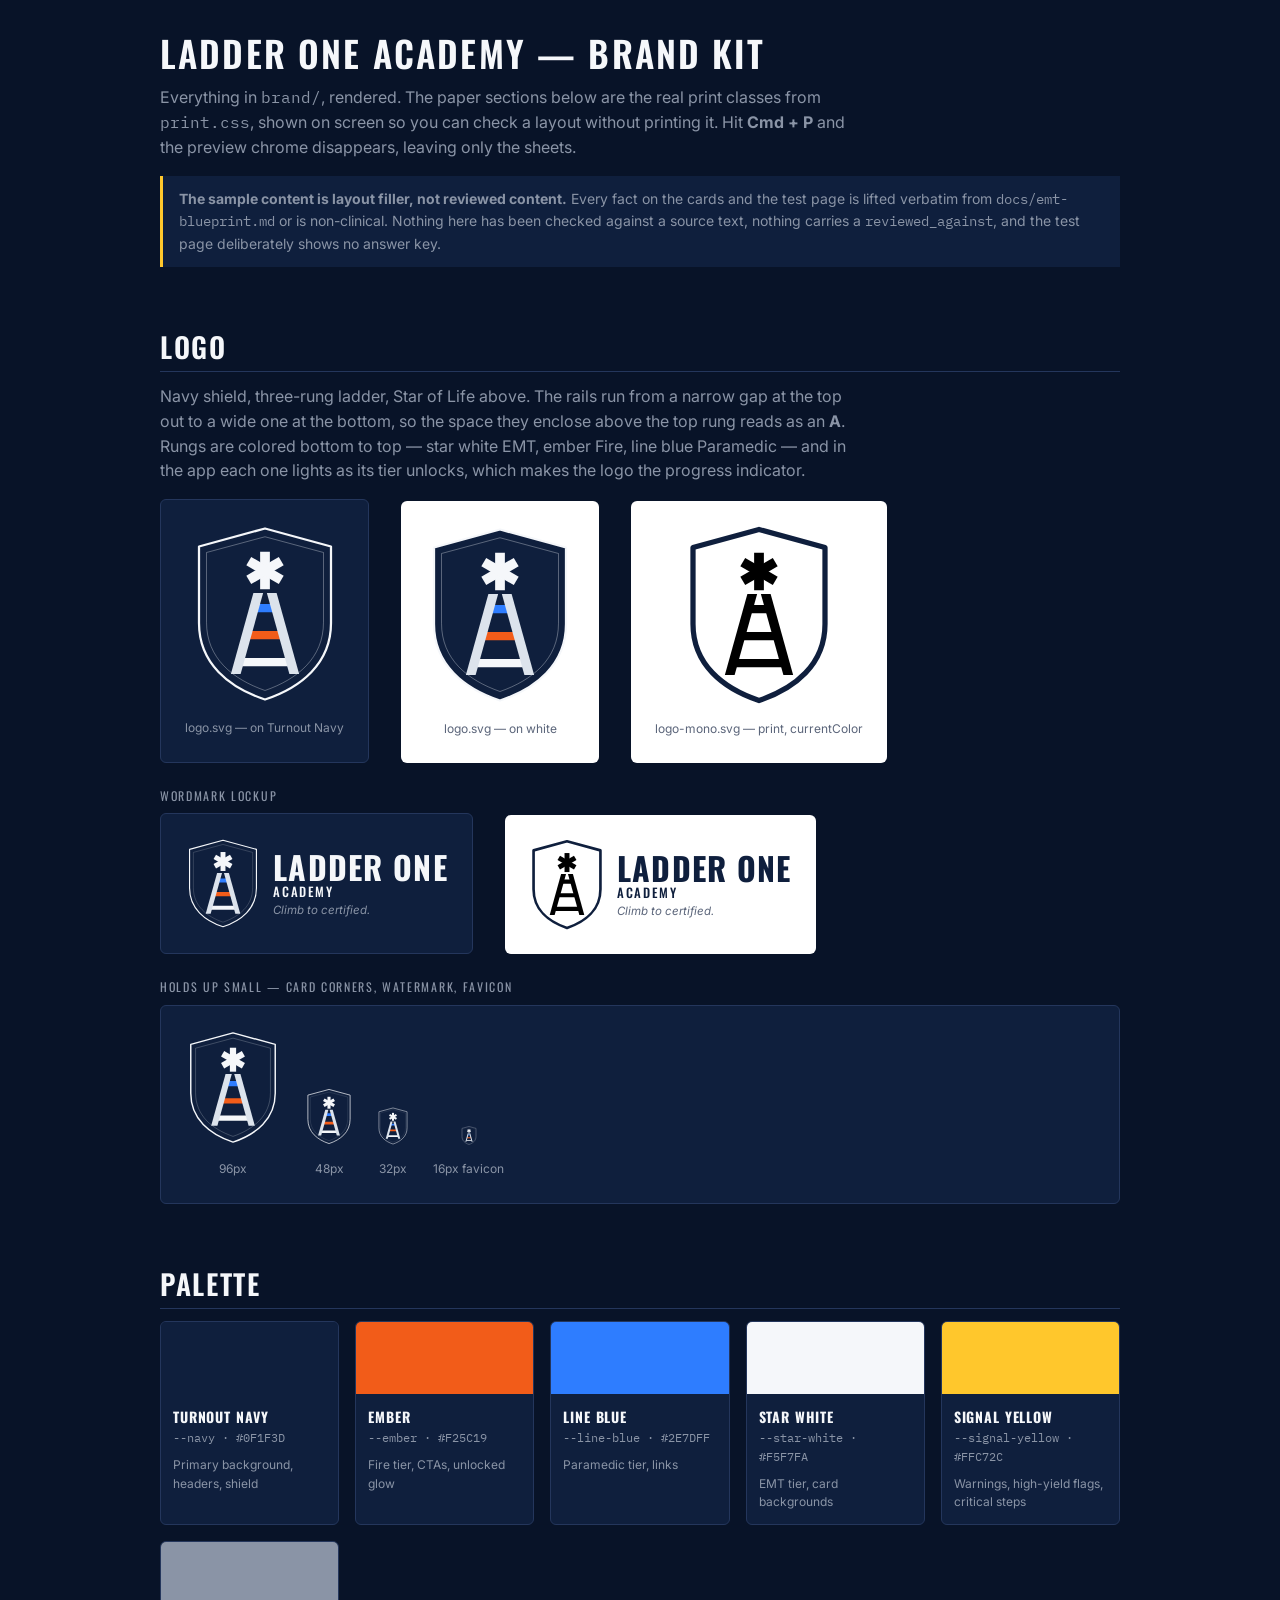
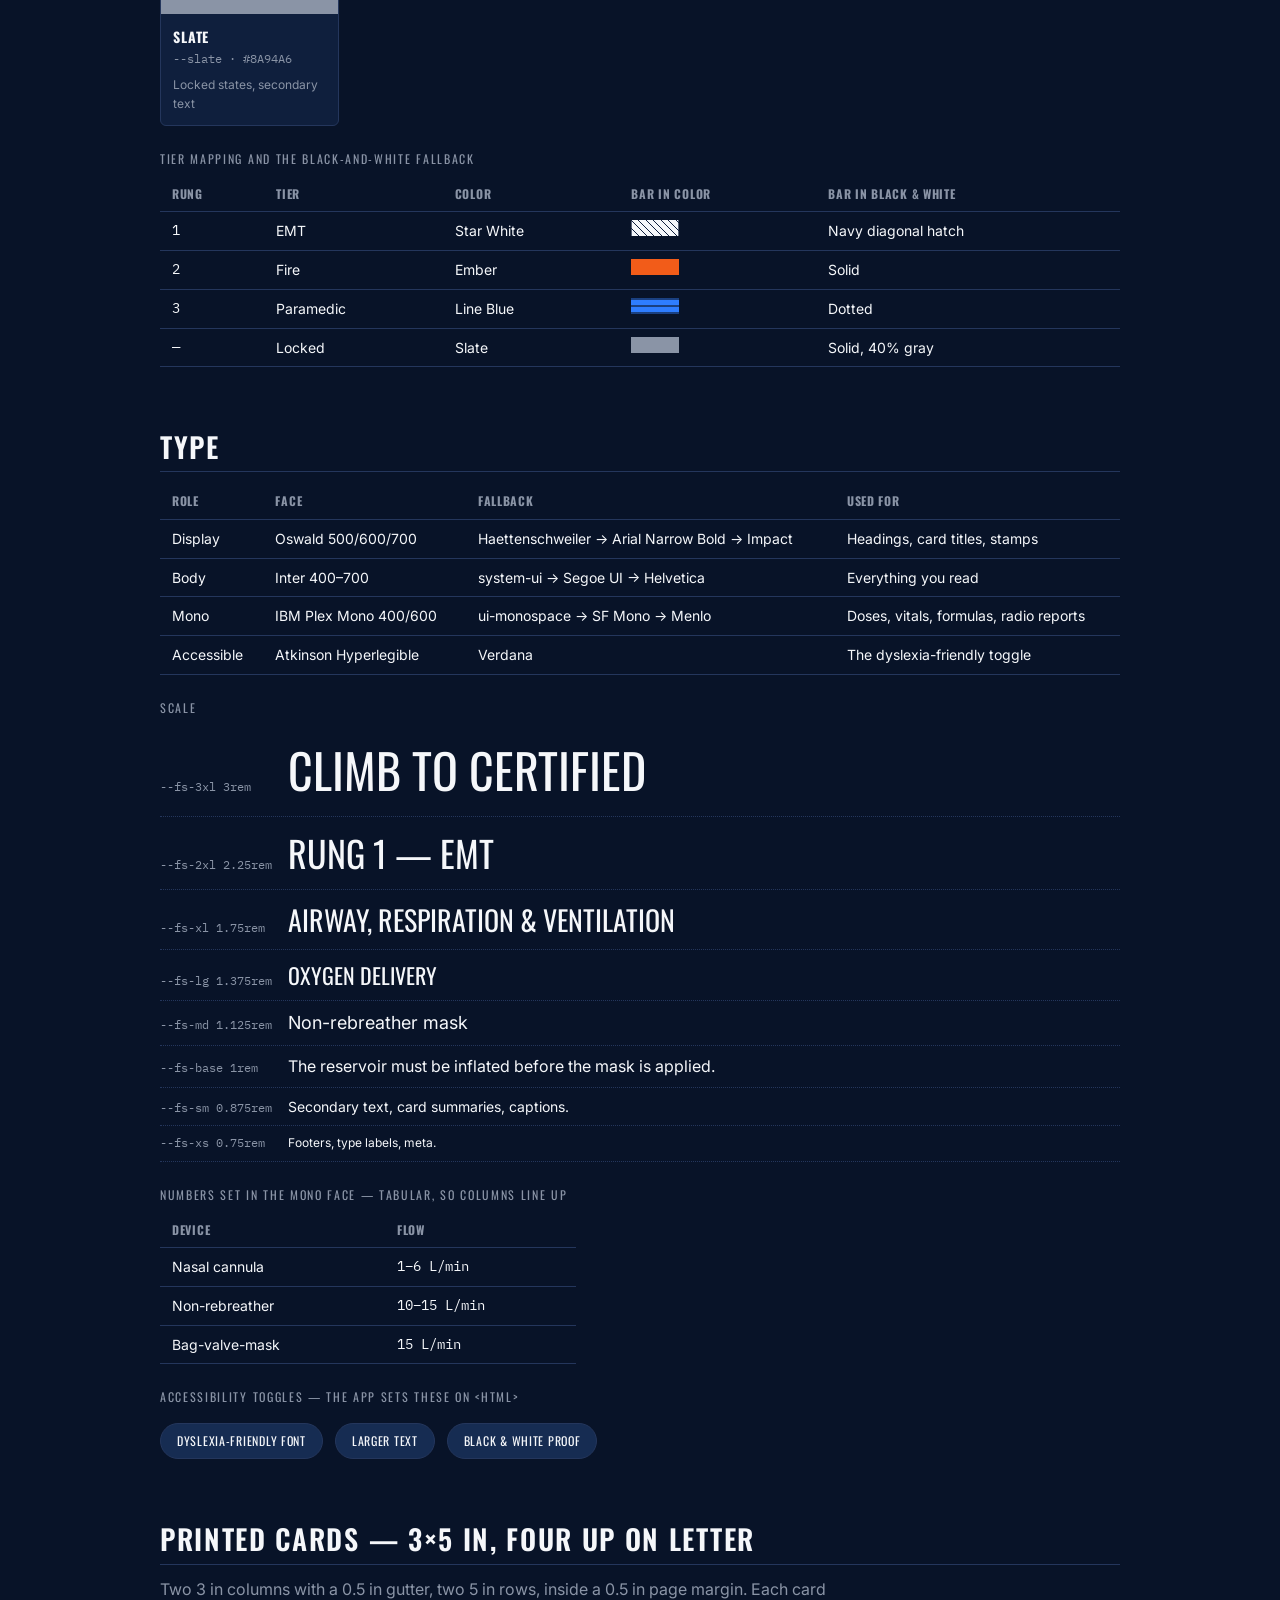
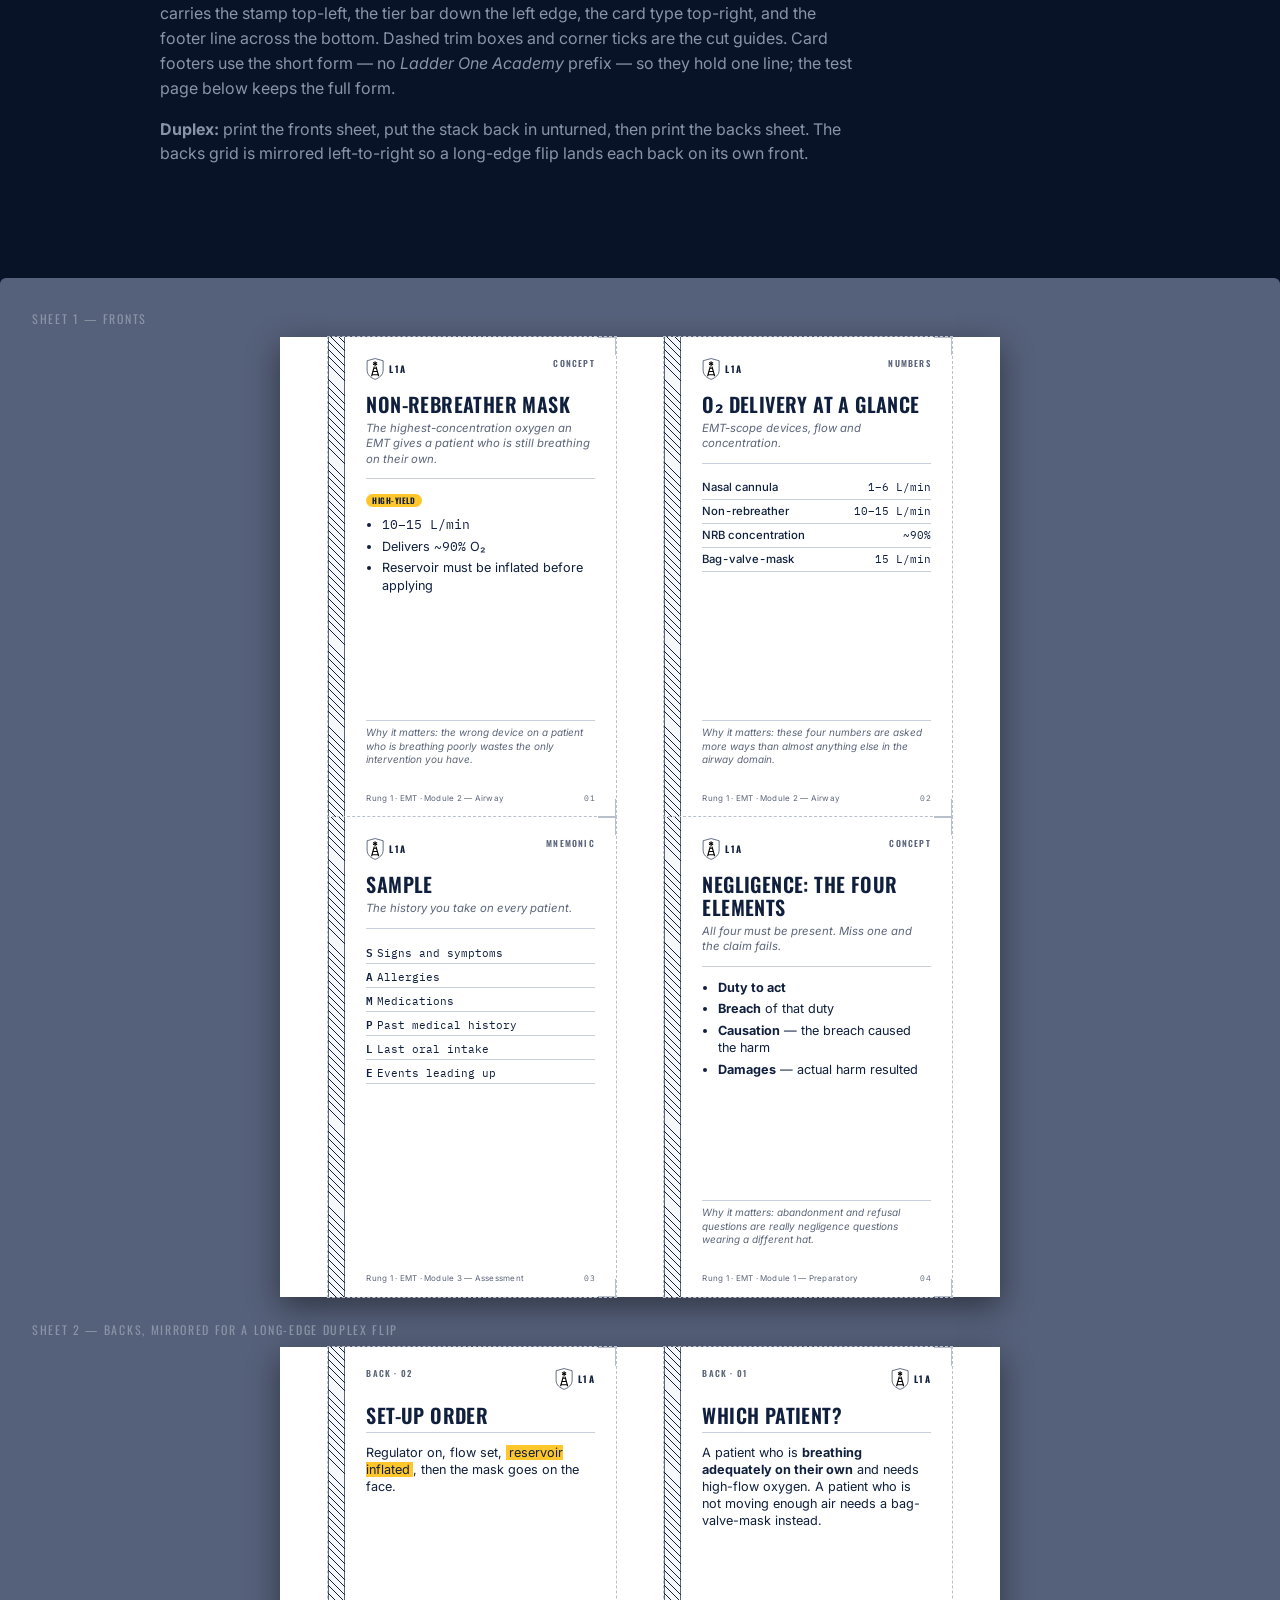
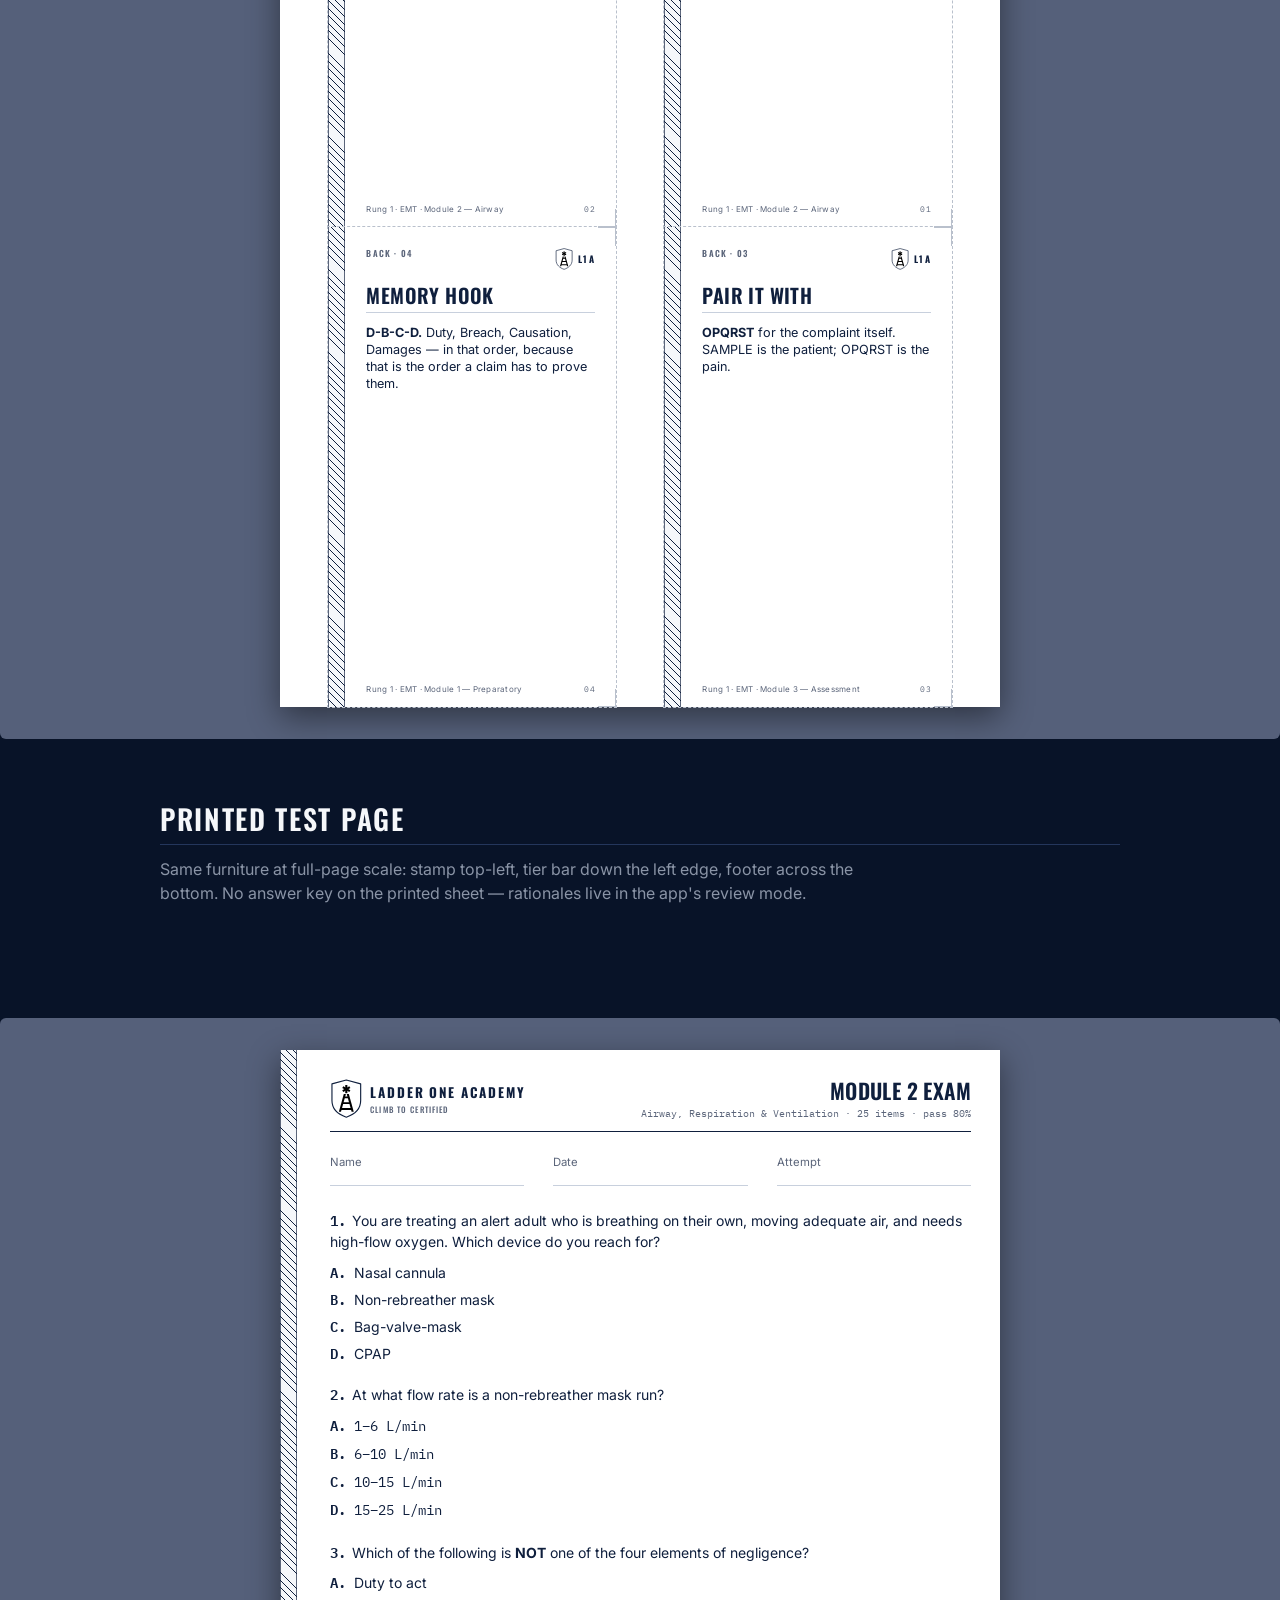
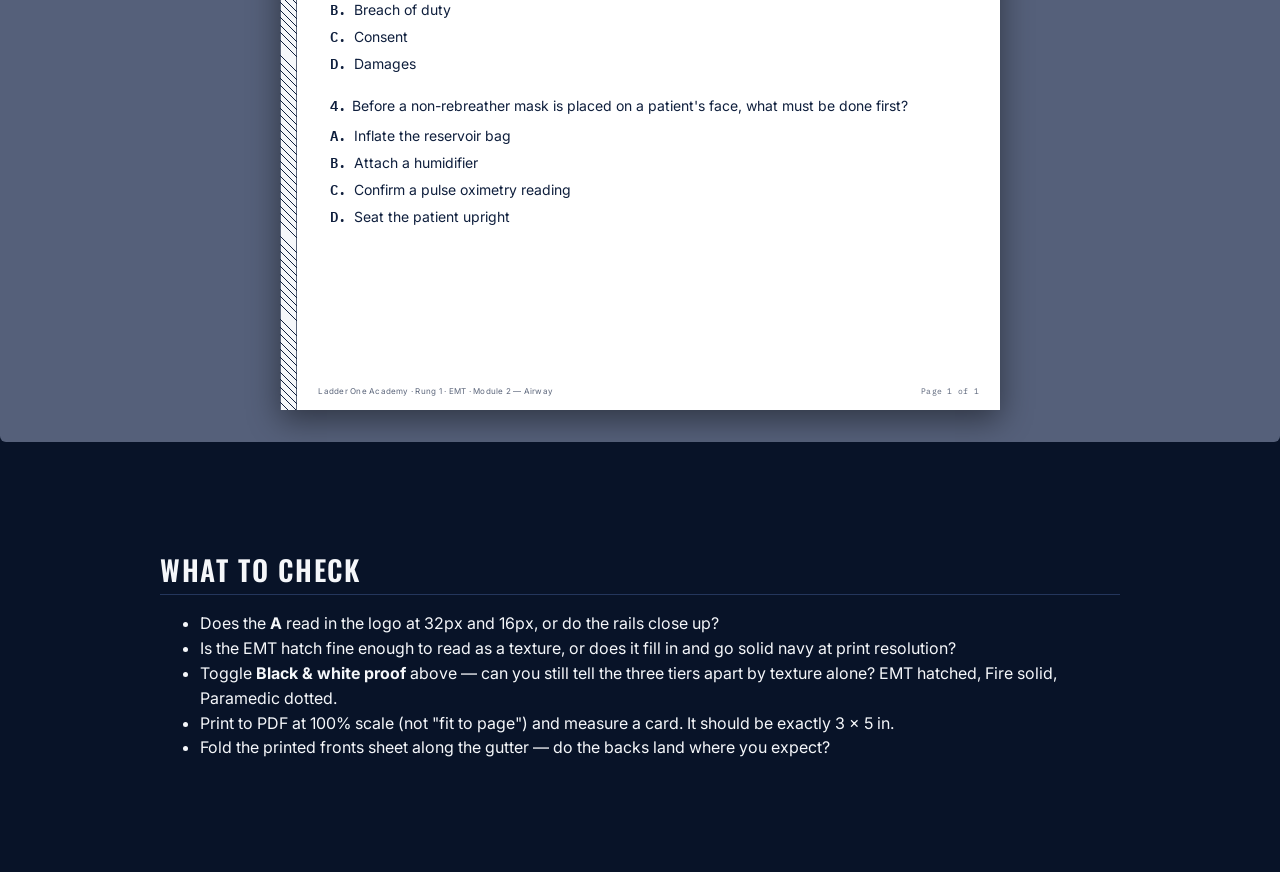
<file: brand/preview.html>
<!DOCTYPE html>
<html lang="en" data-text-size="base">
<head>
<meta charset="utf-8">
<meta name="viewport" content="width=device-width, initial-scale=1">
<title>L1A Brand Kit — Preview</title>
<link rel="stylesheet" href="theme.css">
<link rel="stylesheet" href="print.css">
<style>
  /* Preview chrome only. None of this ships in the app — it is the scaffolding
     that lets the brand pieces be looked at side by side. */
  .wrap { max-width: 60rem; margin: 0 auto; padding: var(--space-6) var(--space-5) var(--space-12); }
  .lede { color: var(--text-muted); max-width: 44rem; }
  section { margin: var(--space-10) 0 0; }
  section > h2 {
    border-bottom: 1px solid var(--border);
    padding-bottom: var(--space-2);
    color: var(--text);
  }
  .note {
    border-left: 3px solid var(--signal-yellow);
    background: var(--surface);
    padding: var(--space-3) var(--space-4);
    font-size: var(--fs-sm);
    color: var(--text-muted);
    margin: var(--space-4) 0;
  }
  .row { display: flex; flex-wrap: wrap; gap: var(--space-6); align-items: flex-end; }

  .logo-plate { padding: var(--space-5); border-radius: var(--radius); text-align: center; }
  .logo-plate.on-navy  { background: var(--navy); border: 1px solid var(--border); }
  .logo-plate.on-white { background: #fff; color: var(--navy); }
  .logo-plate small { display: block; margin-top: var(--space-2); font-size: var(--fs-xs); color: var(--text-muted); }
  .logo-plate.on-white small { color: var(--ink-muted); }

  .lockup { display: flex; align-items: center; gap: var(--space-3); }
  .lockup svg { width: 76px; height: auto; display: block; }
  .lockup .word { text-align: left; font-family: var(--font-display); line-height: 1; }
  .lockup .word b { display: block; font-size: 2rem; font-weight: 700; letter-spacing: 0.04em; }
  .lockup .word i {
    display: block; font-style: normal; font-size: 0.8rem; font-weight: 500;
    letter-spacing: var(--tracking-wider); margin-top: 3px;
  }
  .lockup .word em { display:block; font-style: italic; font-family: var(--font-ui); font-size: .72rem; color: var(--text-muted); margin-top: 6px; letter-spacing: 0; }
  .on-white .lockup .word em { color: var(--ink-muted); }

  .sizes { display: flex; align-items: flex-end; gap: var(--space-5); }
  .sizes figure { margin: 0; text-align: center; }
  .sizes figcaption { font-size: var(--fs-xs); color: var(--text-muted); margin-top: var(--space-2); }

  .swatches { display: grid; grid-template-columns: repeat(auto-fill, minmax(11rem, 1fr)); gap: var(--space-4); }
  .sw { border: 1px solid var(--border); border-radius: var(--radius); overflow: hidden; background: var(--surface); }
  .sw .chip { height: 4.5rem; }
  .sw .meta { padding: var(--space-3); font-size: var(--fs-sm); }
  .sw .meta b { display: block; font-family: var(--font-display); letter-spacing: var(--tracking-wide); text-transform: uppercase; font-size: var(--fs-sm); }
  .sw .meta code { display: block; font-size: var(--fs-xs); color: var(--text-muted); margin-top: 2px; }
  .sw .meta span { display: block; font-size: var(--fs-xs); color: var(--text-muted); margin-top: var(--space-2); }

  .scale-row { display: flex; align-items: baseline; gap: var(--space-4); border-bottom: 1px dotted var(--border); padding: var(--space-2) 0; }
  .scale-row code { min-width: 7rem; font-size: var(--fs-xs); color: var(--text-muted); }

  table.spec { width: 100%; border-collapse: collapse; font-size: var(--fs-sm); }
  table.spec th, table.spec td { text-align: left; padding: var(--space-2) var(--space-3); border-bottom: 1px solid var(--border); vertical-align: top; }
  table.spec th { font-family: var(--font-display); letter-spacing: var(--tracking-wide); text-transform: uppercase; font-size: var(--fs-xs); color: var(--text-muted); }
  table.spec td.num { color: var(--text); }

  /* Paper blocks get a shadow on screen so sheet edges are obvious. */
  .paper-stage { background: #55607A; padding: var(--space-6); border-radius: var(--radius); overflow-x: auto; }
  .paper-stage .l1a-sheet, .paper-stage .l1a-page { box-shadow: 0 10px 30px rgba(0,0,0,.45); }
  .stage-label { font-family: var(--font-display); letter-spacing: var(--tracking-wider); text-transform: uppercase; font-size: var(--fs-xs); color: var(--text-muted); margin: var(--space-5) 0 var(--space-2); }
  .toggles { display: flex; gap: var(--space-3); flex-wrap: wrap; margin: var(--space-4) 0; }
  .toggles button {
    font: inherit; font-family: var(--font-display); text-transform: uppercase; letter-spacing: var(--tracking-wide);
    font-size: var(--fs-xs); padding: var(--space-2) var(--space-4); cursor: pointer;
    background: var(--surface-raised); color: var(--text); border: 1px solid var(--border); border-radius: var(--radius-pill);
  }
  .toggles button[aria-pressed="true"] { background: var(--ember); border-color: var(--ember); color: #fff; }
</style>
</head>
<body>

<!-- The mark as a reusable symbol so every stamp inherits currentColor. -->
<svg width="0" height="0" style="position:absolute" aria-hidden="true" focusable="false">
  <symbol id="l1a-mark" viewBox="0 0 200 240">
    <path d="M100 6 L188 30 V132 C188 186 148 218 100 234 C52 218 12 186 12 132 V30 Z"
          fill="none" stroke="currentColor" stroke-width="7" stroke-linejoin="round"/>
    <rect x="93.5" y="37" width="13" height="50"/>
    <rect x="93.5" y="37" width="13" height="50" transform="rotate(60 100 62)"/>
    <rect x="93.5" y="37" width="13" height="50" transform="rotate(120 100 62)"/>
    <rect x="85.44" y="106.5" width="29.11" height="11" rx="2"/>
    <rect x="75.44" y="142.5" width="49.11" height="11" rx="2"/>
    <rect x="65.44" y="178.5" width="69.11" height="11" rx="2"/>
    <polygon points="84.5,92 97.5,92 67.5,200 54.5,200"/>
    <polygon points="115.5,92 102.5,92 132.5,200 145.5,200"/>
  </symbol>
</svg>

<div class="wrap l1a-preview__chrome">

  <h1>Ladder One Academy — Brand Kit</h1>
  <p class="lede">Everything in <code>brand/</code>, rendered. The paper sections below are the real print classes from <code>print.css</code>, shown on screen so you can check a layout without printing it. Hit <b>Cmd&nbsp;+&nbsp;P</b> and the preview chrome disappears, leaving only the sheets.</p>

  <div class="note">
    <b>The sample content is layout filler, not reviewed content.</b> Every fact on the cards and the test page is lifted verbatim from <code>docs/emt-blueprint.md</code> or is non-clinical. Nothing here has been checked against a source text, nothing carries a <code>reviewed_against</code>, and the test page deliberately shows no answer key.
  </div>

  <!-- ============================= LOGO ============================= -->
  <section>
    <h2>Logo</h2>
    <p class="lede">Navy shield, three-rung ladder, Star of Life above. The rails run from a narrow gap at the top out to a wide one at the bottom, so the space they enclose above the top rung reads as an <b>A</b>. Rungs are colored bottom to top — star white EMT, ember Fire, line blue Paramedic — and in the app each one lights as its tier unlocks, which makes the logo the progress indicator.</p>

    <div class="row">
      <div class="logo-plate on-navy">
        <img src="logo.svg" alt="Ladder One Academy logo in full color" width="150">
        <small>logo.svg — on Turnout Navy</small>
      </div>
      <div class="logo-plate on-white">
        <img src="logo.svg" alt="Ladder One Academy logo in full color on white" width="150">
        <small>logo.svg — on white</small>
      </div>
      <div class="logo-plate on-white">
        <svg viewBox="0 0 200 240" style="width:150px;height:auto" aria-label="Ladder One Academy single-color mark"><use href="#l1a-mark"/></svg>
        <small>logo-mono.svg — print, currentColor</small>
      </div>
    </div>

    <p class="stage-label">Wordmark lockup</p>
    <div class="row">
      <div class="logo-plate on-navy">
        <div class="lockup">
          <img src="logo.svg" alt="" width="76">
          <span class="word"><b>LADDER ONE</b><i>ACADEMY</i><em>Climb to certified.</em></span>
        </div>
      </div>
      <div class="logo-plate on-white">
        <div class="lockup" style="color:var(--navy)">
          <svg viewBox="0 0 200 240" style="width:76px;height:auto" aria-hidden="true"><use href="#l1a-mark"/></svg>
          <span class="word"><b>LADDER ONE</b><i>ACADEMY</i><em>Climb to certified.</em></span>
        </div>
      </div>
    </div>

    <p class="stage-label">Holds up small — card corners, watermark, favicon</p>
    <div class="logo-plate on-navy" style="text-align:left">
      <div class="sizes">
        <figure><img src="logo.svg" alt="" width="96"><figcaption>96px</figcaption></figure>
        <figure><img src="logo.svg" alt="" width="48"><figcaption>48px</figcaption></figure>
        <figure><img src="logo.svg" alt="" width="32"><figcaption>32px</figcaption></figure>
        <figure><img src="logo.svg" alt="" width="16"><figcaption>16px favicon</figcaption></figure>
      </div>
    </div>
  </section>

  <!-- ============================ PALETTE ============================ -->
  <section>
    <h2>Palette</h2>
    <div class="swatches">
      <div class="sw"><div class="chip" style="background:var(--navy)"></div><div class="meta"><b>Turnout Navy</b><code>--navy · #0F1F3D</code><span>Primary background, headers, shield</span></div></div>
      <div class="sw"><div class="chip" style="background:var(--ember)"></div><div class="meta"><b>Ember</b><code>--ember · #F25C19</code><span>Fire tier, CTAs, unlocked glow</span></div></div>
      <div class="sw"><div class="chip" style="background:var(--line-blue)"></div><div class="meta"><b>Line Blue</b><code>--line-blue · #2E7DFF</code><span>Paramedic tier, links</span></div></div>
      <div class="sw"><div class="chip" style="background:var(--star-white)"></div><div class="meta"><b>Star White</b><code>--star-white · #F5F7FA</code><span>EMT tier, card backgrounds</span></div></div>
      <div class="sw"><div class="chip" style="background:var(--signal-yellow)"></div><div class="meta"><b>Signal Yellow</b><code>--signal-yellow · #FFC72C</code><span>Warnings, high-yield flags, critical steps</span></div></div>
      <div class="sw"><div class="chip" style="background:var(--slate)"></div><div class="meta"><b>Slate</b><code>--slate · #8A94A6</code><span>Locked states, secondary text</span></div></div>
    </div>

    <p class="stage-label">Tier mapping and the black-and-white fallback</p>
    <table class="spec">
      <tr><th>Rung</th><th>Tier</th><th>Color</th><th>Bar in color</th><th>Bar in black &amp; white</th></tr>
      <tr><td class="num">1</td><td>EMT</td><td>Star White</td>
          <td><span class="tier-emt" style="position:relative;display:inline-block;width:3rem;height:1rem"><span class="l1a-bar" style="width:100%"></span></span></td><td>Navy diagonal hatch</td></tr>
      <tr><td class="num">2</td><td>Fire</td><td>Ember</td>
          <td><span class="tier-fire" style="position:relative;display:inline-block;width:3rem;height:1rem"><span class="l1a-bar" style="width:100%"></span></span></td><td>Solid</td></tr>
      <tr><td class="num">3</td><td>Paramedic</td><td>Line Blue</td>
          <td><span class="tier-medic" style="position:relative;display:inline-block;width:3rem;height:1rem"><span class="l1a-bar" style="width:100%"></span></span></td><td>Dotted</td></tr>
      <tr><td class="num">—</td><td>Locked</td><td>Slate</td>
          <td><span style="display:inline-block;width:3rem;height:1rem;background:var(--slate)"></span></td><td>Solid, 40% gray</td></tr>
    </table>
  </section>

  <!-- =========================== TYPE =========================== -->
  <section>
    <h2>Type</h2>
    <table class="spec">
      <tr><th>Role</th><th>Face</th><th>Fallback</th><th>Used for</th></tr>
      <tr><td>Display</td><td>Oswald 500/600/700</td><td>Haettenschweiler → Arial Narrow Bold → Impact</td><td>Headings, card titles, stamps</td></tr>
      <tr><td>Body</td><td>Inter 400–700</td><td>system-ui → Segoe UI → Helvetica</td><td>Everything you read</td></tr>
      <tr><td>Mono</td><td>IBM Plex Mono 400/600</td><td>ui-monospace → SF Mono → Menlo</td><td>Doses, vitals, formulas, radio reports</td></tr>
      <tr><td>Accessible</td><td>Atkinson Hyperlegible</td><td>Verdana</td><td>The dyslexia-friendly toggle</td></tr>
    </table>

    <p class="stage-label">Scale</p>
    <div class="scale-row"><code>--fs-3xl 3rem</code><span style="font-family:var(--font-display);font-size:var(--fs-3xl);text-transform:uppercase">Climb to certified</span></div>
    <div class="scale-row"><code>--fs-2xl 2.25rem</code><span style="font-family:var(--font-display);font-size:var(--fs-2xl);text-transform:uppercase">Rung 1 — EMT</span></div>
    <div class="scale-row"><code>--fs-xl 1.75rem</code><span style="font-family:var(--font-display);font-size:var(--fs-xl);text-transform:uppercase">Airway, Respiration &amp; Ventilation</span></div>
    <div class="scale-row"><code>--fs-lg 1.375rem</code><span style="font-family:var(--font-display);font-size:var(--fs-lg);text-transform:uppercase">Oxygen delivery</span></div>
    <div class="scale-row"><code>--fs-md 1.125rem</code><span style="font-size:var(--fs-md)">Non-rebreather mask</span></div>
    <div class="scale-row"><code>--fs-base 1rem</code><span style="font-size:var(--fs-base)">The reservoir must be inflated before the mask is applied.</span></div>
    <div class="scale-row"><code>--fs-sm 0.875rem</code><span style="font-size:var(--fs-sm)">Secondary text, card summaries, captions.</span></div>
    <div class="scale-row"><code>--fs-xs 0.75rem</code><span style="font-size:var(--fs-xs)">Footers, type labels, meta.</span></div>

    <p class="stage-label">Numbers set in the mono face — tabular, so columns line up</p>
    <table class="spec" style="max-width:26rem">
      <tr><th>Device</th><th>Flow</th></tr>
      <tr><td>Nasal cannula</td><td class="num">1–6 L/min</td></tr>
      <tr><td>Non-rebreather</td><td class="num">10–15 L/min</td></tr>
      <tr><td>Bag-valve-mask</td><td class="num">15 L/min</td></tr>
    </table>

    <p class="stage-label">Accessibility toggles — the app sets these on &lt;html&gt;</p>
    <div class="toggles">
      <button type="button" id="t-font" aria-pressed="false">Dyslexia-friendly font</button>
      <button type="button" id="t-size" aria-pressed="false">Larger text</button>
      <button type="button" id="t-mono" aria-pressed="false">Black &amp; white proof</button>
    </div>
  </section>

  <!-- =========================== CARDS =========================== -->
  <section>
    <h2>Printed cards — 3×5 in, four up on Letter</h2>
    <p class="lede">Two 3&nbsp;in columns with a 0.5&nbsp;in gutter, two 5&nbsp;in rows, inside a 0.5&nbsp;in page margin. Each card carries the stamp top-left, the tier bar down the left edge, the card type top-right, and the footer line across the bottom. Dashed trim boxes and corner ticks are the cut guides. Card footers use the short form — no <i>Ladder One Academy</i> prefix — so they hold one line; the test page below keeps the full form.</p>
    <p class="lede"><b>Duplex:</b> print the fronts sheet, put the stack back in unturned, then print the backs sheet. The backs grid is mirrored left-to-right so a long-edge flip lands each back on its own front.</p>
  </section>
</div>

<div class="paper-stage l1a-preview__chrome"><p class="stage-label" style="margin-top:0">Sheet 1 — fronts</p>

<div class="l1a-sheet" id="sheet-fronts">

  <div class="l1a-card tier-emt">
    <div class="l1a-bar"></div>
    <div class="l1a-card__head">
      <span class="l1a-card__stamp"><svg viewBox="0 0 200 240" aria-hidden="true"><use href="#l1a-mark"/></svg>L1A</span>
      <span class="l1a-card__type">Concept</span>
    </div>
    <h3 class="l1a-card__title">Non-rebreather mask</h3>
    <p class="l1a-card__summary">The highest-concentration oxygen an EMT gives a patient who is still breathing on their own.</p>
    <hr class="l1a-card__rule">
    <div class="l1a-card__body">
      <span class="l1a-highyield">High-yield</span>
      <ul style="margin-top:.08in">
        <li><span class="num">10–15 L/min</span></li>
        <li>Delivers <span class="num">~90%</span> O₂</li>
        <li>Reservoir must be inflated before applying</li>
      </ul>
    </div>
    <p class="l1a-card__why">Why it matters: the wrong device on a patient who is breathing poorly wastes the only intervention you have.</p>
    <div class="l1a-card__footer"><span>Rung 1 · EMT · Module 2 — Airway</span><span class="num">01</span></div>
  </div>

  <div class="l1a-card tier-emt">
    <div class="l1a-bar"></div>
    <div class="l1a-card__head">
      <span class="l1a-card__stamp"><svg viewBox="0 0 200 240" aria-hidden="true"><use href="#l1a-mark"/></svg>L1A</span>
      <span class="l1a-card__type">Numbers</span>
    </div>
    <h3 class="l1a-card__title">O₂ delivery at a glance</h3>
    <p class="l1a-card__summary">EMT-scope devices, flow and concentration.</p>
    <hr class="l1a-card__rule">
    <table class="l1a-card__numbers">
      <tr><th>Nasal cannula</th><td>1–6 L/min</td></tr>
      <tr><th>Non-rebreather</th><td>10–15 L/min</td></tr>
      <tr><th>NRB concentration</th><td>~90%</td></tr>
      <tr><th>Bag-valve-mask</th><td>15 L/min</td></tr>
    </table>
    <p class="l1a-card__why">Why it matters: these four numbers are asked more ways than almost anything else in the airway domain.</p>
    <div class="l1a-card__footer"><span>Rung 1 · EMT · Module 2 — Airway</span><span class="num">02</span></div>
  </div>

  <div class="l1a-card tier-emt">
    <div class="l1a-bar"></div>
    <div class="l1a-card__head">
      <span class="l1a-card__stamp"><svg viewBox="0 0 200 240" aria-hidden="true"><use href="#l1a-mark"/></svg>L1A</span>
      <span class="l1a-card__type">Mnemonic</span>
    </div>
    <h3 class="l1a-card__title">SAMPLE</h3>
    <p class="l1a-card__summary">The history you take on every patient.</p>
    <hr class="l1a-card__rule">
    <table class="l1a-card__numbers">
      <tr><th style="font-family:var(--font-mono);font-weight:600">S</th><td style="text-align:left">Signs and symptoms</td></tr>
      <tr><th style="font-family:var(--font-mono);font-weight:600">A</th><td style="text-align:left">Allergies</td></tr>
      <tr><th style="font-family:var(--font-mono);font-weight:600">M</th><td style="text-align:left">Medications</td></tr>
      <tr><th style="font-family:var(--font-mono);font-weight:600">P</th><td style="text-align:left">Past medical history</td></tr>
      <tr><th style="font-family:var(--font-mono);font-weight:600">L</th><td style="text-align:left">Last oral intake</td></tr>
      <tr><th style="font-family:var(--font-mono);font-weight:600">E</th><td style="text-align:left">Events leading up</td></tr>
    </table>
    <div class="l1a-card__footer"><span>Rung 1 · EMT · Module 3 — Assessment</span><span class="num">03</span></div>
  </div>

  <div class="l1a-card tier-emt">
    <div class="l1a-bar"></div>
    <div class="l1a-card__head">
      <span class="l1a-card__stamp"><svg viewBox="0 0 200 240" aria-hidden="true"><use href="#l1a-mark"/></svg>L1A</span>
      <span class="l1a-card__type">Concept</span>
    </div>
    <h3 class="l1a-card__title">Negligence: the four elements</h3>
    <p class="l1a-card__summary">All four must be present. Miss one and the claim fails.</p>
    <hr class="l1a-card__rule">
    <div class="l1a-card__body">
      <ul>
        <li><b>Duty to act</b></li>
        <li><b>Breach</b> of that duty</li>
        <li><b>Causation</b> — the breach caused the harm</li>
        <li><b>Damages</b> — actual harm resulted</li>
      </ul>
    </div>
    <p class="l1a-card__why">Why it matters: abandonment and refusal questions are really negligence questions wearing a different hat.</p>
    <div class="l1a-card__footer"><span>Rung 1 · EMT · Module 1 — Preparatory</span><span class="num">04</span></div>
  </div>

</div>

<p class="stage-label">Sheet 2 — backs, mirrored for a long-edge duplex flip</p>

<div class="l1a-sheet l1a-sheet--backs" id="sheet-backs">
  <div class="l1a-card tier-emt">
    <div class="l1a-bar"></div>
    <div class="l1a-card__head"><span class="l1a-card__type">Back · 01</span><span class="l1a-card__stamp"><svg viewBox="0 0 200 240" aria-hidden="true"><use href="#l1a-mark"/></svg>L1A</span></div>
    <h3 class="l1a-card__title">Which patient?</h3>
    <hr class="l1a-card__rule">
    <div class="l1a-card__body"><p>A patient who is <b>breathing adequately on their own</b> and needs high-flow oxygen. A patient who is not moving enough air needs a bag-valve-mask instead.</p></div>
    <div class="l1a-card__footer"><span>Rung 1 · EMT · Module 2 — Airway</span><span class="num">01</span></div>
  </div>
  <div class="l1a-card tier-emt">
    <div class="l1a-bar"></div>
    <div class="l1a-card__head"><span class="l1a-card__type">Back · 02</span><span class="l1a-card__stamp"><svg viewBox="0 0 200 240" aria-hidden="true"><use href="#l1a-mark"/></svg>L1A</span></div>
    <h3 class="l1a-card__title">Set-up order</h3>
    <hr class="l1a-card__rule">
    <div class="l1a-card__body"><p>Regulator on, flow set, <span class="l1a-critical">reservoir inflated</span>, then the mask goes on the face.</p></div>
    <div class="l1a-card__footer"><span>Rung 1 · EMT · Module 2 — Airway</span><span class="num">02</span></div>
  </div>
  <div class="l1a-card tier-emt">
    <div class="l1a-bar"></div>
    <div class="l1a-card__head"><span class="l1a-card__type">Back · 03</span><span class="l1a-card__stamp"><svg viewBox="0 0 200 240" aria-hidden="true"><use href="#l1a-mark"/></svg>L1A</span></div>
    <h3 class="l1a-card__title">Pair it with</h3>
    <hr class="l1a-card__rule">
    <div class="l1a-card__body"><p><b>OPQRST</b> for the complaint itself. SAMPLE is the patient; OPQRST is the pain.</p></div>
    <div class="l1a-card__footer"><span>Rung 1 · EMT · Module 3 — Assessment</span><span class="num">03</span></div>
  </div>
  <div class="l1a-card tier-emt">
    <div class="l1a-bar"></div>
    <div class="l1a-card__head"><span class="l1a-card__type">Back · 04</span><span class="l1a-card__stamp"><svg viewBox="0 0 200 240" aria-hidden="true"><use href="#l1a-mark"/></svg>L1A</span></div>
    <h3 class="l1a-card__title">Memory hook</h3>
    <hr class="l1a-card__rule">
    <div class="l1a-card__body"><p><b>D-B-C-D.</b> Duty, Breach, Causation, Damages — in that order, because that is the order a claim has to prove them.</p></div>
    <div class="l1a-card__footer"><span>Rung 1 · EMT · Module 1 — Preparatory</span><span class="num">04</span></div>
  </div>
</div>
</div>

<div class="wrap l1a-preview__chrome" style="padding-top:0">
  <section>
    <h2>Printed test page</h2>
    <p class="lede">Same furniture at full-page scale: stamp top-left, tier bar down the left edge, footer across the bottom. No answer key on the printed sheet — rationales live in the app's review mode.</p>
  </section>
</div>

<div class="paper-stage l1a-preview__chrome">
<div class="l1a-page tier-emt" id="testpage">
  <div class="l1a-bar"></div>
  <div class="l1a-page__head">
    <span class="l1a-page__stamp">
      <svg viewBox="0 0 200 240" aria-hidden="true"><use href="#l1a-mark"/></svg>
      <span>Ladder One Academy<small>Climb to certified</small></span>
    </span>
    <span>
      <h1 class="l1a-page__title">Module 2 Exam</h1>
      <p class="l1a-page__meta">Airway, Respiration &amp; Ventilation · 25 items · pass 80%</p>
    </span>
  </div>

  <div class="l1a-page__fields">
    <span>Name</span><span>Date</span><span>Attempt</span>
  </div>

  <div class="l1a-q">
    <p class="l1a-q__stem"><span class="l1a-q__num">1.</span>You are treating an alert adult who is breathing on their own, moving adequate air, and needs high-flow oxygen. Which device do you reach for?</p>
    <ol class="l1a-q__options">
      <li>Nasal cannula</li><li>Non-rebreather mask</li><li>Bag-valve-mask</li><li>CPAP</li>
    </ol>
  </div>

  <div class="l1a-q">
    <p class="l1a-q__stem"><span class="l1a-q__num">2.</span>At what flow rate is a non-rebreather mask run?</p>
    <ol class="l1a-q__options">
      <li><span class="num">1–6 L/min</span></li><li><span class="num">6–10 L/min</span></li><li><span class="num">10–15 L/min</span></li><li><span class="num">15–25 L/min</span></li>
    </ol>
  </div>

  <div class="l1a-q">
    <p class="l1a-q__stem"><span class="l1a-q__num">3.</span>Which of the following is <b>NOT</b> one of the four elements of negligence?</p>
    <ol class="l1a-q__options">
      <li>Duty to act</li><li>Breach of duty</li><li>Consent</li><li>Damages</li>
    </ol>
  </div>

  <div class="l1a-q">
    <p class="l1a-q__stem"><span class="l1a-q__num">4.</span>Before a non-rebreather mask is placed on a patient's face, what must be done first?</p>
    <ol class="l1a-q__options">
      <li>Inflate the reservoir bag</li><li>Attach a humidifier</li><li>Confirm a pulse oximetry reading</li><li>Seat the patient upright</li>
    </ol>
  </div>

  <div class="l1a-page__footer">
    <span>Ladder One Academy · Rung 1 · EMT · Module 2 — Airway</span>
    <span class="num">Page 1 of 1</span>
  </div>
</div>
</div>

<div class="wrap l1a-preview__chrome" style="padding-top:var(--space-8)">
  <section>
    <h2>What to check</h2>
    <ul>
      <li>Does the <b>A</b> read in the logo at 32px and 16px, or do the rails close up?</li>
      <li>Is the EMT hatch fine enough to read as a texture, or does it fill in and go solid navy at print resolution?</li>
      <li>Toggle <b>Black &amp; white proof</b> above — can you still tell the three tiers apart by texture alone? EMT hatched, Fire solid, Paramedic dotted.</li>
      <li>Print to PDF at 100% scale (not "fit to page") and measure a card. It should be exactly 3 × 5 in.</li>
      <li>Fold the printed fronts sheet along the gutter — do the backs land where you expect?</li>
    </ul>
  </section>
</div>

<script>
  // Preview-only toggles. In the app these live in js/app.js and persist with progress.
  const root = document.documentElement;
  const bind = (id, on, off) => {
    const b = document.getElementById(id);
    b.addEventListener('click', () => {
      const next = b.getAttribute('aria-pressed') !== 'true';
      b.setAttribute('aria-pressed', String(next));
      next ? on() : off();
    });
  };
  bind('t-font',
    () => root.setAttribute('data-font', 'hyperlegible'),
    () => root.removeAttribute('data-font'));
  bind('t-size',
    () => root.setAttribute('data-text-size', 'xl'),
    () => root.setAttribute('data-text-size', 'base'));
  bind('t-mono',
    () => document.querySelectorAll('.l1a-sheet, .l1a-page').forEach(n => n.classList.add('l1a-mono')),
    () => document.querySelectorAll('.l1a-sheet, .l1a-page').forEach(n => n.classList.remove('l1a-mono')));
</script>

</body>
</html>
</file>
<file: brand/theme.css>
/* ==========================================================================
   Ladder One Academy — theme.css
   The single source of brand truth. Every renderer pulls from here: app shell,
   card printer, worksheet generator, test pages. Nothing hardcodes a hex value.
   Palette and type are locked in docs/master-plan.md §2.
   ========================================================================== */

@import url('https://fonts.googleapis.com/css2?family=Oswald:wght@500;600;700&family=Inter:wght@400;500;600;700&family=IBM+Plex+Mono:wght@400;500;600&family=Atkinson+Hyperlegible:wght@400;700&display=swap');

:root {
  /* --- Brand palette ------------------------------------------------------ */
  --navy:           #0F1F3D;  /* Turnout Navy — primary background, headers, shield */
  --ember:          #F25C19;  /* Fire tier accent, CTAs, unlocked glow */
  --line-blue:      #2E7DFF;  /* Paramedic tier accent, links */
  --star-white:     #F5F7FA;  /* EMT tier accent, card backgrounds */
  --signal-yellow:  #FFC72C;  /* Warnings, high-yield flags */
  --slate:          #8A94A6;  /* Locked states, secondary text */

  /* --- Tier colors --------------------------------------------------------
     Rung 1 EMT = star white, Rung 2 Fire = ember, Rung 3 Paramedic = line blue.
     --tier-color is rebound per scope by .tier-emt / .tier-fire / .tier-medic. */
  --tier-emt:    var(--star-white);
  --tier-fire:   var(--ember);
  --tier-medic:  var(--line-blue);
  --tier-locked: var(--slate);
  --tier-color:  var(--tier-emt);

  /* --- Navy ramp ----------------------------------------------------------
     Derived from Turnout Navy. Used for app surfaces; print never uses these. */
  --navy-900: #081328;
  --navy-800: #0F1F3D;
  --navy-700: #162C52;
  --navy-600: #1E3A68;
  --navy-500: #2A4A80;

  /* --- Semantic tokens (app shell, dark by default) ----------------------- */
  --bg:            var(--navy-900);
  --surface:       var(--navy-800);
  --surface-raised:var(--navy-700);
  --border:        #24365C;
  --text:          var(--star-white);
  --text-muted:    var(--slate);
  --text-inverse:  var(--navy);
  --link:          var(--line-blue);
  --accent:        var(--ember);
  --warn:          var(--signal-yellow);
  --focus-ring:    var(--signal-yellow);

  /* --- Paper tokens (cards, worksheets, tests — always light) ------------- */
  --paper:         #FFFFFF;
  --paper-tint:    var(--star-white);
  --ink:           var(--navy);
  --ink-muted:     #5B657A;
  --rule:          #C8D0DD;   /* hairlines on printed material */
  --cut-guide:     #B9C0CC;   /* trim marks — light enough to ignore, dark enough to follow */

  /* --- Type stacks --------------------------------------------------------
     Google Fonts first, then a system fallback that keeps the same feel so a
     failed font load degrades rather than breaks the layout. */
  --font-heading: 'Oswald', 'Haettenschweiler', 'Arial Narrow Bold', 'Impact', sans-serif;
  --font-body:    'Inter', -apple-system, BlinkMacSystemFont, 'Segoe UI', 'Helvetica Neue', Arial, sans-serif;
  --font-mono:    'IBM Plex Mono', ui-monospace, 'SF Mono', Menlo, Consolas, 'Liberation Mono', monospace;
  --font-a11y:    'Atkinson Hyperlegible', 'Comic Sans MS', Verdana, sans-serif;

  /* Rebound by the accessibility toggle; everything else references these. */
  --font-ui:      var(--font-body);
  --font-display: var(--font-heading);

  /* --- Type scale (1.25 ratio off a 1rem base) --------------------------- */
  --fs-xs:   0.75rem;
  --fs-sm:   0.875rem;
  --fs-base: 1rem;
  --fs-md:   1.125rem;
  --fs-lg:   1.375rem;
  --fs-xl:   1.75rem;
  --fs-2xl:  2.25rem;
  --fs-3xl:  3rem;

  --lh-tight:  1.15;
  --lh-snug:   1.35;
  --lh-normal: 1.55;
  --lh-loose:  1.75;

  --tracking-wide:  0.06em;
  --tracking-wider: 0.14em;   /* the ACADEMY lockup and card type labels */

  /* --- Spacing (4px base) ------------------------------------------------ */
  --space-1:  0.25rem;
  --space-2:  0.5rem;
  --space-3:  0.75rem;
  --space-4:  1rem;
  --space-5:  1.5rem;
  --space-6:  2rem;
  --space-8:  3rem;
  --space-10: 4rem;
  --space-12: 6rem;

  /* --- Shape & motion ---------------------------------------------------- */
  --radius-sm: 3px;
  --radius:    6px;
  --radius-lg: 12px;
  --radius-pill: 999px;

  --shadow-1: 0 1px 2px rgba(8, 19, 40, 0.35);
  --shadow-2: 0 4px 14px rgba(8, 19, 40, 0.45);
  --glow-unlocked: 0 0 0 3px rgba(242, 92, 25, 0.35);

  --transition: 160ms ease;

  /* --- Print geometry (shared with print.css) ---------------------------- */
  --card-w: 3in;
  --card-h: 5in;
  --card-pad: 0.22in;
  --tier-bar-w: 0.18in;
}

/* --- Tier scoping ---------------------------------------------------------
   Put .tier-emt / .tier-fire / .tier-medic on any container and everything
   inside it — color bars, rung highlights, CTA accents — follows. */
.tier-emt    { --tier-color: var(--tier-emt); }
.tier-fire   { --tier-color: var(--tier-fire); }
.tier-medic  { --tier-color: var(--tier-medic); }
.tier-locked { --tier-color: var(--tier-locked); }

/* --- Accessibility options (CLAUDE.md non-negotiables) --------------------
   Set on <html> by js/app.js and persisted with the rest of progress state. */
[data-font="hyperlegible"] { --font-ui: var(--font-a11y); --font-display: var(--font-a11y); }

[data-text-size="base"] { font-size: 100%; }
[data-text-size="lg"]   { font-size: 112.5%; }
[data-text-size="xl"]   { font-size: 125%; }

@media (prefers-reduced-motion: reduce) {
  :root { --transition: 0ms; }
  *, *::before, *::after { animation-duration: 0.01ms !important; transition-duration: 0.01ms !important; }
}

/* --- Base ---------------------------------------------------------------- */
html { font-size: 100%; -webkit-text-size-adjust: 100%; }

body {
  margin: 0;
  background: var(--bg);
  color: var(--text);
  font-family: var(--font-ui);
  font-size: var(--fs-base);
  line-height: var(--lh-normal);
  -webkit-font-smoothing: antialiased;
}

h1, h2, h3, h4 {
  font-family: var(--font-display);
  font-weight: 600;
  line-height: var(--lh-tight);
  letter-spacing: var(--tracking-wide);
  text-transform: uppercase;
  margin: 0 0 var(--space-3);
}

h1 { font-size: var(--fs-2xl); }
h2 { font-size: var(--fs-xl); }
h3 { font-size: var(--fs-lg); }
h4 { font-size: var(--fs-md); }

p { margin: 0 0 var(--space-4); }

a { color: var(--link); text-decoration-thickness: 1px; text-underline-offset: 2px; }

/* Numbers, doses, vitals, radio reports — tabular so columns line up. */
.num, code, kbd, samp {
  font-family: var(--font-mono);
  font-variant-numeric: tabular-nums;
  font-feature-settings: "tnum" 1;
}

/* Keyboard navigation is a non-negotiable — never remove this. */
:focus-visible {
  outline: 3px solid var(--focus-ring);
  outline-offset: 2px;
  border-radius: var(--radius-sm);
}

/* --- Shared brand bits ---------------------------------------------------- */
.l1a-stamp {
  display: inline-flex;
  align-items: center;
  gap: 0.4em;
  font-family: var(--font-display);
  font-weight: 700;
  letter-spacing: var(--tracking-wider);
  text-transform: uppercase;
}

.l1a-highyield {
  display: inline-block;
  padding: 0.1em 0.55em;
  border-radius: var(--radius-pill);
  background: var(--signal-yellow);
  color: var(--navy);
  font-family: var(--font-display);
  font-size: var(--fs-xs);
  font-weight: 700;
  letter-spacing: var(--tracking-wide);
  text-transform: uppercase;
}
</file>
<file: brand/print.css>
/* ==========================================================================
   Ladder One Academy — print.css
   Printed material: 3x5 note cards tiled on Letter, and full-page tests and
   worksheets. Depends on brand/theme.css for every color and font.

   These classes are deliberately NOT wrapped in @media print — brand/preview.html
   renders them on screen so a layout can be checked without burning paper.
   Only page setup and screen-chrome suppression live in the print block.
   ========================================================================== */

/* --- Page setup -----------------------------------------------------------
   0.5in margin leaves a 7.5 x 10in live area: exactly two 3in columns with a
   0.5in gutter, and exactly two 5in rows. */
@page {
  size: letter portrait;
  margin: 0.5in;
}

@page :first { margin: 0.5in; }

/* --- The sheet ------------------------------------------------------------ */
.l1a-sheet {
  box-sizing: border-box;
  width: 7.5in;
  min-height: 10in;
  margin: 0 auto;
  display: grid;
  grid-template-columns: var(--card-w) var(--card-w);
  grid-template-rows: var(--card-h) var(--card-h);
  column-gap: 0.5in;
  row-gap: 0;
  justify-content: center;
  align-content: start;
  background: var(--paper);
}

/* Backs sheet. Printing duplex on the LONG edge mirrors the page left-to-right,
   so the back of the card in column 1 must be laid out in column 2. Setting the
   grid to rtl swaps the columns while .l1a-card resets text direction. Rows are
   unaffected by a long-edge flip and stay in order.
   Feed order: print all fronts, reload the stack unturned, print all backs. */
.l1a-sheet--backs { direction: rtl; }
.l1a-sheet--backs > .l1a-card { direction: ltr; }

/* --- The card ------------------------------------------------------------- */
.l1a-card {
  box-sizing: border-box;
  position: relative;
  width: var(--card-w);
  height: var(--card-h);
  padding: var(--card-pad) var(--card-pad) var(--card-pad) calc(var(--tier-bar-w) + var(--card-pad));
  background: var(--paper);
  color: var(--ink);
  font-family: var(--font-ui);
  font-size: 9.5pt;
  line-height: var(--lh-snug);
  overflow: hidden;

  /* Cut guide. A hairline dashed trim box on every card; adjacent cards share
     a cut so the whole sheet comes apart in four straight passes. */
  outline: 0.5pt dashed var(--cut-guide);
  outline-offset: 0;
}

/* Corner crop ticks, drawn just inside the trim box so a blade has something to
   line up on even if the dashed outline is faint. */
.l1a-card::before,
.l1a-card::after {
  content: "";
  position: absolute;
  width: 0.18in;
  height: 0.18in;
  pointer-events: none;
}
.l1a-card::before {
  top: 0; right: 0;
  border-top: 0.75pt solid var(--cut-guide);
  border-right: 0.75pt solid var(--cut-guide);
}
.l1a-card::after {
  bottom: 0; right: 0;
  border-bottom: 0.75pt solid var(--cut-guide);
  border-right: 0.75pt solid var(--cut-guide);
}

/* --- Tier color bar -------------------------------------------------------
   Down the left edge of every printed piece. In black and white the color is
   gone, so each tier is also identifiable by texture: EMT hatched, Fire solid,
   Paramedic dotted. The texture is always drawn — it reads as detail in color
   and as the sole identifier in mono. These patterns live here in the print
   stylesheet only; theme.css carries the colors, not the textures. */
.l1a-bar {
  position: absolute;
  top: 0;
  left: 0;
  width: var(--tier-bar-w);
  height: 100%;
  background-color: var(--tier-color);
  print-color-adjust: exact;
  -webkit-print-color-adjust: exact;
}

/* EMT — star white fill carrying a fine navy diagonal hatch. Star white on
   white paper is almost nothing, so the hatch is what makes the bar exist,
   in color and in black and white alike. */
.tier-emt > .l1a-bar {
  background-image: repeating-linear-gradient(
    45deg,
    var(--navy) 0 0.5pt,
    transparent 0.5pt 4pt);
  box-shadow: inset -0.5pt 0 0 var(--navy), inset 0.5pt 0 0 var(--navy);
}

/* Fire — solid ember, no pattern. */
.tier-fire > .l1a-bar { background-image: none; }

/* Paramedic — line blue, dotted. */
.tier-medic > .l1a-bar {
  background-image: repeating-linear-gradient(
    to bottom,
    rgba(15, 31, 61, 0.65) 0 2px,
    transparent 2px 7px);
}

/* --- Card furniture ------------------------------------------------------- */
.l1a-card__head {
  display: flex;
  align-items: flex-start;
  justify-content: space-between;
  gap: var(--space-2);
  margin-bottom: 0.14in;
}

.l1a-card__stamp {
  display: flex;
  align-items: center;
  gap: 0.05in;
  font-family: var(--font-display);
  font-size: 7pt;
  font-weight: 700;
  letter-spacing: var(--tracking-wider);
  text-transform: uppercase;
  color: var(--ink);
}
.l1a-card__stamp svg { width: 0.19in; height: 0.228in; flex: none; display: block; }

.l1a-card__type {
  font-family: var(--font-display);
  font-size: 6.5pt;
  font-weight: 600;
  letter-spacing: var(--tracking-wider);
  text-transform: uppercase;
  color: var(--ink-muted);
  white-space: nowrap;
}

.l1a-card__title {
  font-family: var(--font-display);
  font-size: 15pt;
  font-weight: 600;
  line-height: var(--lh-tight);
  letter-spacing: 0.02em;
  text-transform: uppercase;
  margin: 0 0 0.05in;
  color: var(--ink);
}

.l1a-card__summary {
  font-size: 8.5pt;
  font-style: italic;
  color: var(--ink-muted);
  margin: 0 0 0.12in;
}

.l1a-card__rule {
  border: 0;
  border-top: 0.75pt solid var(--rule);
  margin: 0 0 0.12in;
}

.l1a-card__body { margin: 0; }
.l1a-card__body ul { margin: 0; padding-left: 0.16in; }
.l1a-card__body li { margin-bottom: 0.05in; }

/* Numbers, doses and ranges line up in the monospace face. */
.l1a-card__numbers {
  width: 100%;
  border-collapse: collapse;
  font-family: var(--font-mono);
  font-size: 8.5pt;
  font-variant-numeric: tabular-nums;
}
.l1a-card__numbers th,
.l1a-card__numbers td {
  text-align: left;
  padding: 0.035in 0;
  border-bottom: 0.5pt solid var(--rule);
  vertical-align: baseline;
}
.l1a-card__numbers td:last-child { text-align: right; white-space: nowrap; }
.l1a-card__numbers th {
  font-family: var(--font-ui);
  font-weight: 500;
  color: var(--ink);
}

/* Critical skill steps — the ones that fail a station. */
.l1a-critical {
  background: var(--signal-yellow);
  padding: 0 0.03in;
  print-color-adjust: exact;
  -webkit-print-color-adjust: exact;
}

.l1a-card__why {
  position: absolute;
  left: calc(var(--tier-bar-w) + var(--card-pad));
  right: var(--card-pad);
  bottom: 0.52in;
  font-size: 7.5pt;
  font-style: italic;
  color: var(--ink-muted);
  border-top: 0.5pt solid var(--rule);
  padding-top: 0.06in;
  margin: 0;
}

/* Card footer is the SHORT form — "Rung 1 · EMT · Module 2 — Airway", no
   "Ladder One Academy" prefix, because the stamp above already reads L1A and
   the full string wraps to two lines at 3in. Tests and worksheets, which have
   the width for it, keep the full form in .l1a-page__footer. */
.l1a-card__footer,
.l1a-page__footer {
  position: absolute;
  left: calc(var(--tier-bar-w) + var(--card-pad));
  right: var(--card-pad);
  bottom: 0.14in;
  display: flex;
  align-items: flex-end;
  justify-content: space-between;
  gap: var(--space-2);
  font-family: var(--font-ui);
  font-size: 6pt;
  line-height: 1.3;
  letter-spacing: 0.03em;
  color: var(--ink-muted);
}
.l1a-card__footer .num,
.l1a-page__footer .num { font-family: var(--font-mono); }

/* Unverified content prints saying so. A card that is not checked against a
   source must never be mistaken for one that is, least of all once it is cut
   out and sitting in a stack with the real ones. */
.l1a-card__verify {
  display: inline-block;
  margin: 0.06in 0 0;
  padding: 0.01in 0.06in;
  border: 0.75pt solid var(--ink-muted);
  border-radius: var(--radius-sm);
  font-family: var(--font-display);
  font-size: 6pt;
  letter-spacing: var(--tracking-wide);
  text-transform: uppercase;
  color: var(--ink-muted);
}

/* High-yield flag, top right of the card body. */
.l1a-card .l1a-highyield {
  font-size: 6pt;
  padding: 0.01in 0.06in;
  print-color-adjust: exact;
  -webkit-print-color-adjust: exact;
}

/* --- Full page: tests and worksheets -------------------------------------- */
.l1a-page {
  box-sizing: border-box;
  position: relative;
  width: 7.5in;
  min-height: 10in;
  margin: 0 auto;
  padding: 0.3in 0.3in 0.55in calc(var(--tier-bar-w) + 0.34in);
  background: var(--paper);
  color: var(--ink);
  font-family: var(--font-ui);
  font-size: 10.5pt;
  line-height: var(--lh-normal);
}

.l1a-page__head {
  display: flex;
  align-items: flex-start;
  justify-content: space-between;
  gap: var(--space-4);
  border-bottom: 1pt solid var(--ink);
  padding-bottom: 0.1in;
  margin-bottom: 0.22in;
}

.l1a-page__stamp {
  display: flex;
  align-items: center;
  gap: 0.08in;
  font-family: var(--font-display);
  font-weight: 700;
  font-size: 10pt;
  letter-spacing: var(--tracking-wider);
  text-transform: uppercase;
}
.l1a-page__stamp svg { width: 0.34in; height: 0.408in; flex: none; display: block; }
.l1a-page__stamp small {
  display: block;
  font-size: 6pt;
  font-weight: 500;
  letter-spacing: var(--tracking-wider);
  color: var(--ink-muted);
}

.l1a-page__title {
  font-family: var(--font-display);
  font-size: 16pt;
  font-weight: 600;
  text-transform: uppercase;
  letter-spacing: 0.02em;
  margin: 0;
  text-align: right;
}
.l1a-page__meta {
  font-family: var(--font-mono);
  font-size: 7.5pt;
  color: var(--ink-muted);
  text-align: right;
  margin: 0.03in 0 0;
}

/* Name / date rule at the top of a printed test. */
.l1a-page__fields {
  display: flex;
  gap: 0.3in;
  font-size: 8.5pt;
  color: var(--ink-muted);
  margin-bottom: 0.24in;
}
.l1a-page__fields span {
  flex: 1;
  border-bottom: 0.75pt solid var(--rule);
  padding-bottom: 0.14in;
}

.l1a-q { margin: 0 0 0.2in; break-inside: avoid; page-break-inside: avoid; }
.l1a-q__stem { margin: 0 0 0.08in; }
.l1a-q__num {
  font-family: var(--font-mono);
  font-weight: 600;
  margin-right: 0.06in;
}
.l1a-q__options {
  list-style: none;
  margin: 0;
  padding: 0 0 0 0.24in;
}
.l1a-q__options li { margin-bottom: 0.045in; }
.l1a-q__options li::before {
  content: counter(l1a-opt, upper-alpha) ".";
  counter-increment: l1a-opt;
  font-family: var(--font-mono);
  font-weight: 600;
  margin-left: -0.24in;
  margin-right: 0.08in;
}
.l1a-q__options { counter-reset: l1a-opt; }

/* --- Print-only rules ----------------------------------------------------- */
@media print {
  html, body {
    background: #fff !important;
    margin: 0;
    padding: 0;
  }

  /* Anything that is screen chrome disappears. */
  .no-print, .l1a-preview__chrome, nav, header.app, footer.app, button { display: none !important; }

  .l1a-sheet, .l1a-page {
    margin: 0;
    width: auto;
    min-height: auto;
    break-after: page;
    page-break-after: always;
  }
  .l1a-sheet:last-child, .l1a-page:last-child {
    break-after: auto;
    page-break-after: auto;
  }

  .l1a-card { break-inside: avoid; page-break-inside: avoid; }

  /* Color bars, high-yield flags and critical-step highlights must survive the
     browser's default "don't print backgrounds" behavior. */
  .l1a-bar, .l1a-highyield, .l1a-critical {
    print-color-adjust: exact;
    -webkit-print-color-adjust: exact;
  }
}

/* --- Mono / black-and-white proof ------------------------------------------
   Put .l1a-mono on a sheet or page to see exactly what a black-and-white
   printer produces. The tier bar patterns carry the tier. */
.l1a-mono { filter: grayscale(100%) contrast(1.08); }
</file>
